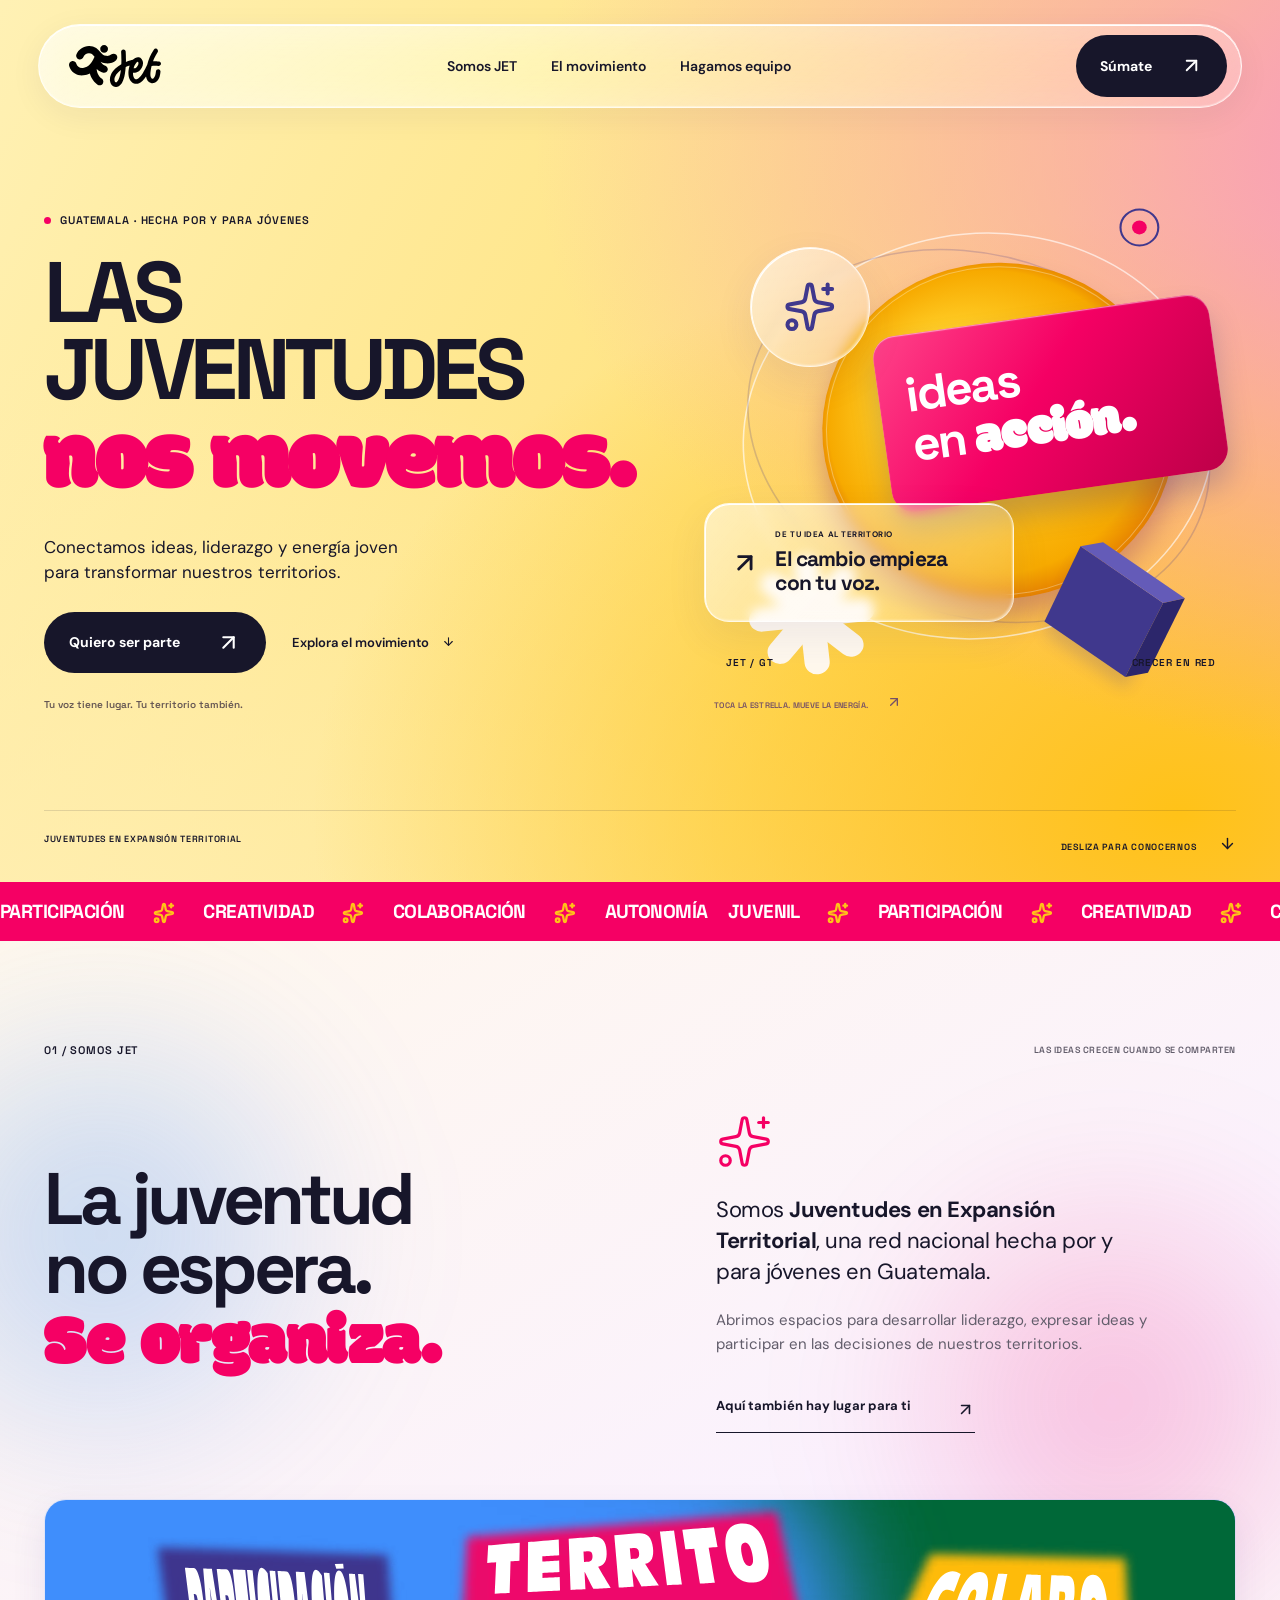
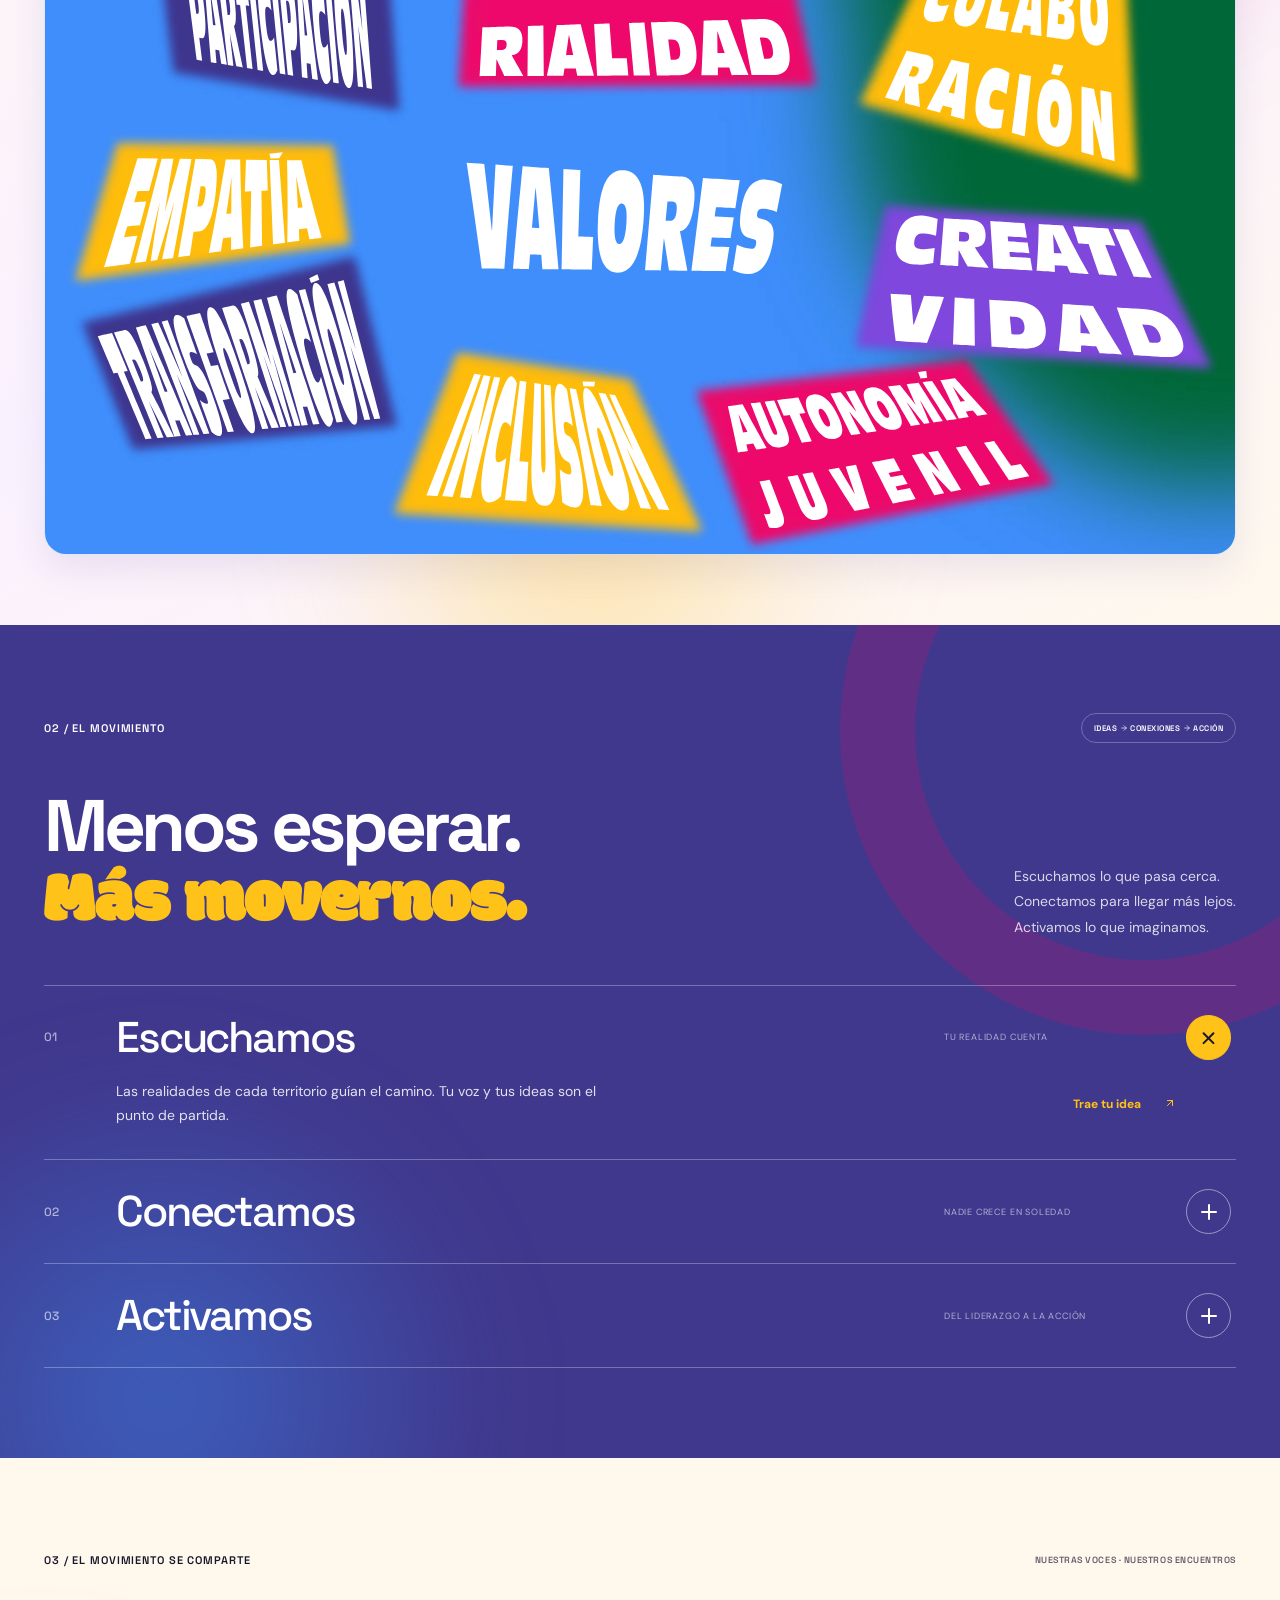
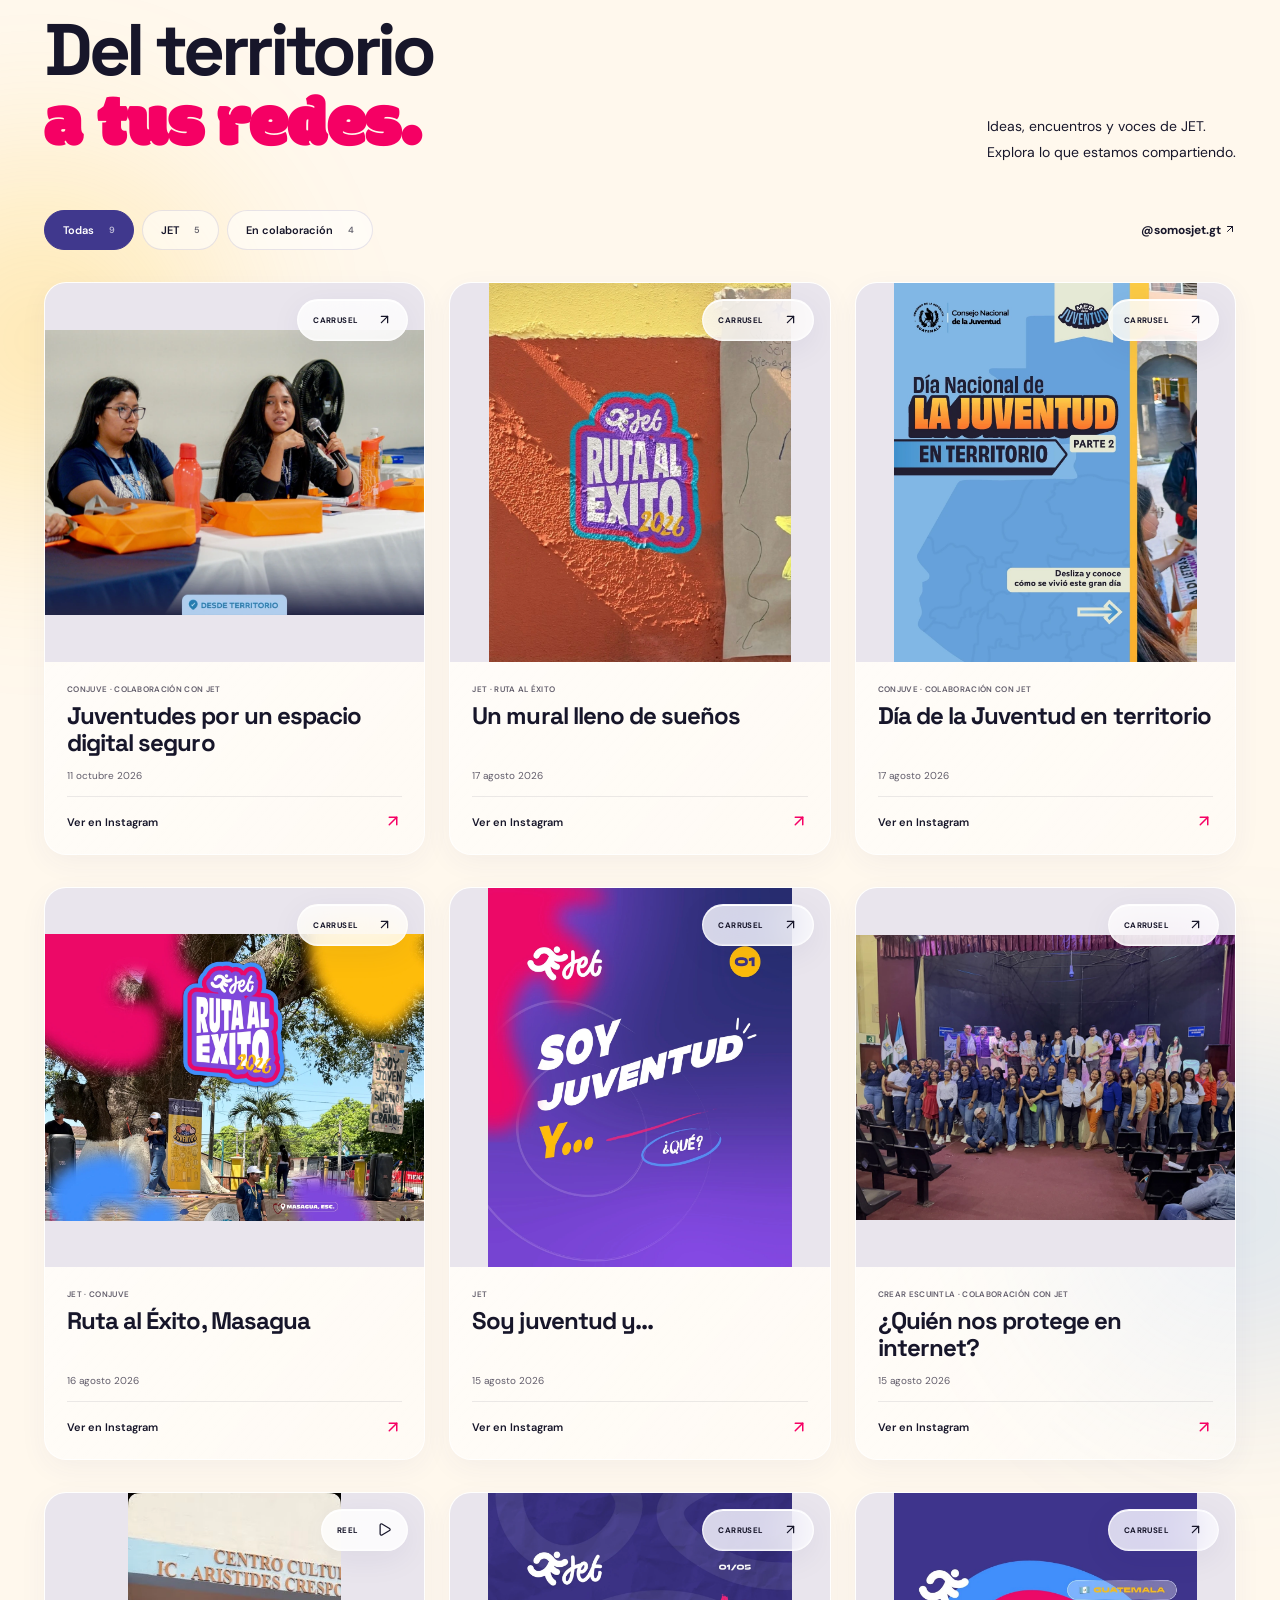
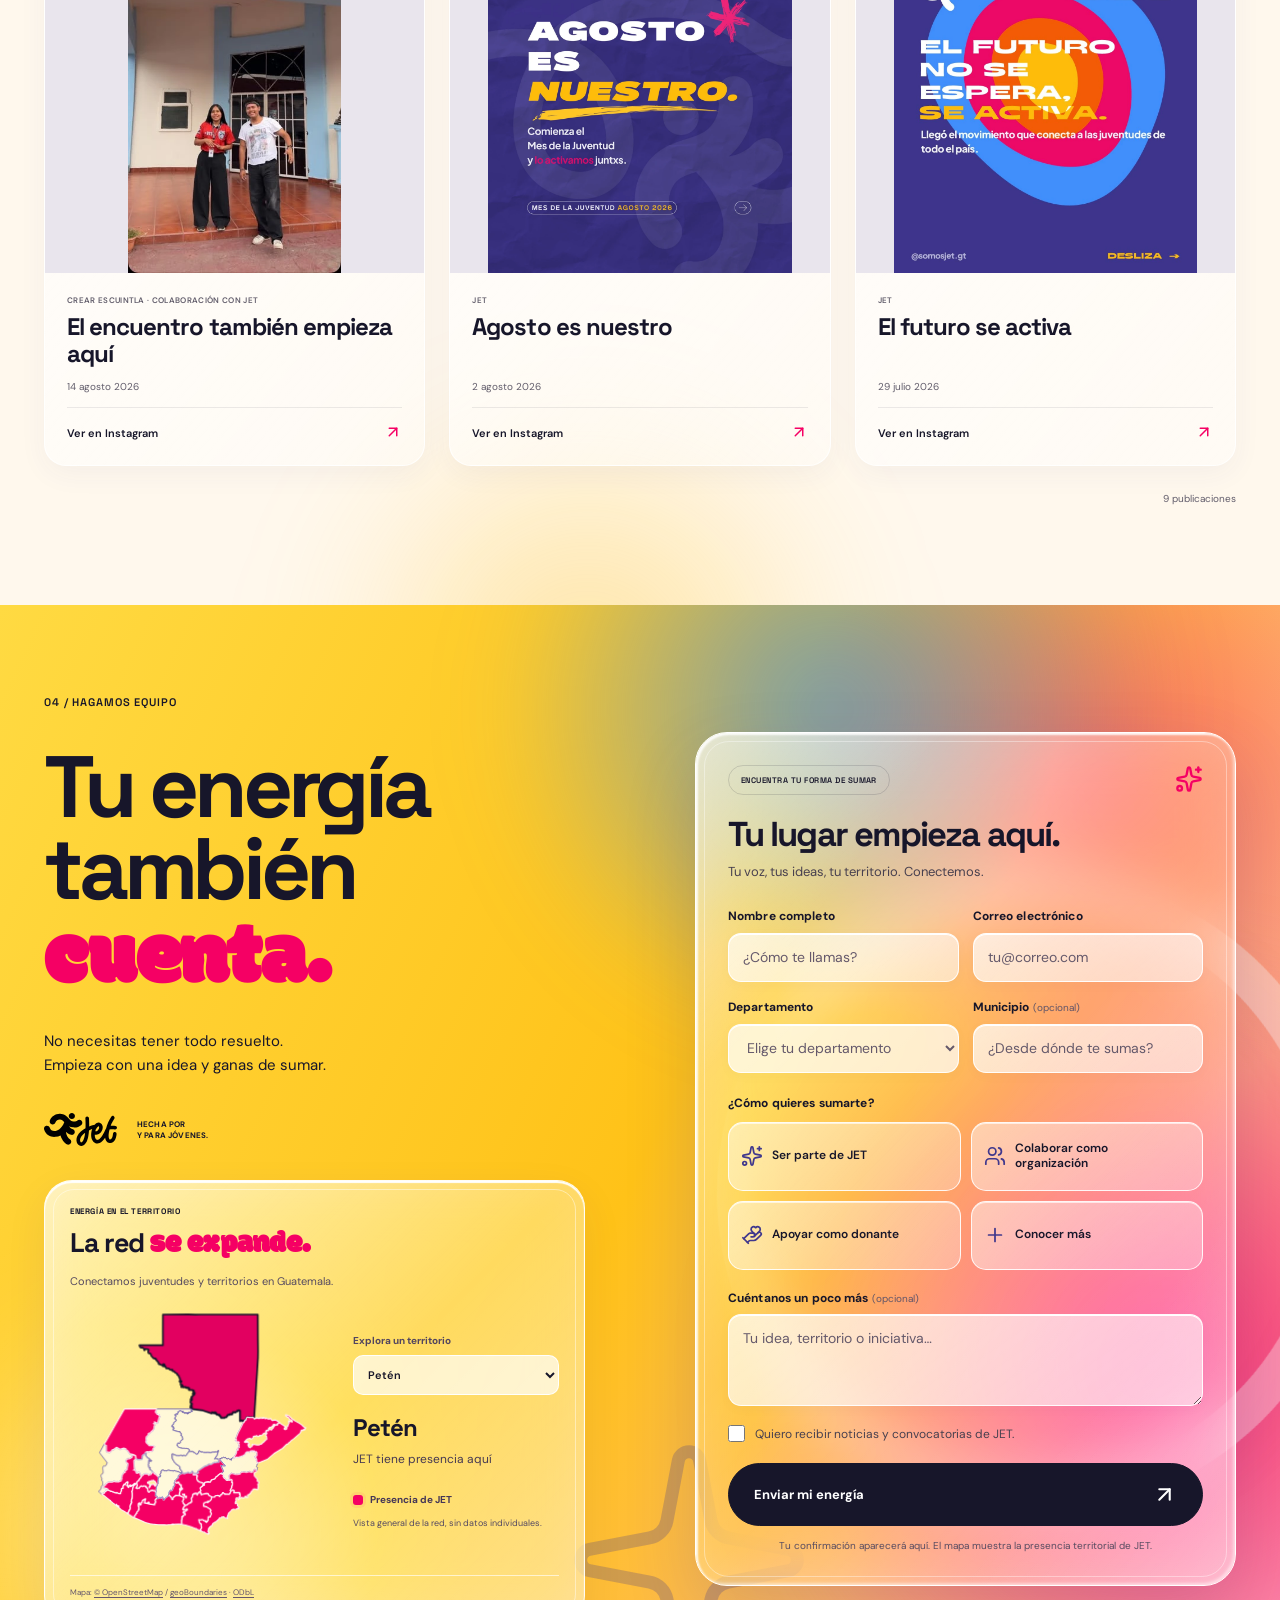
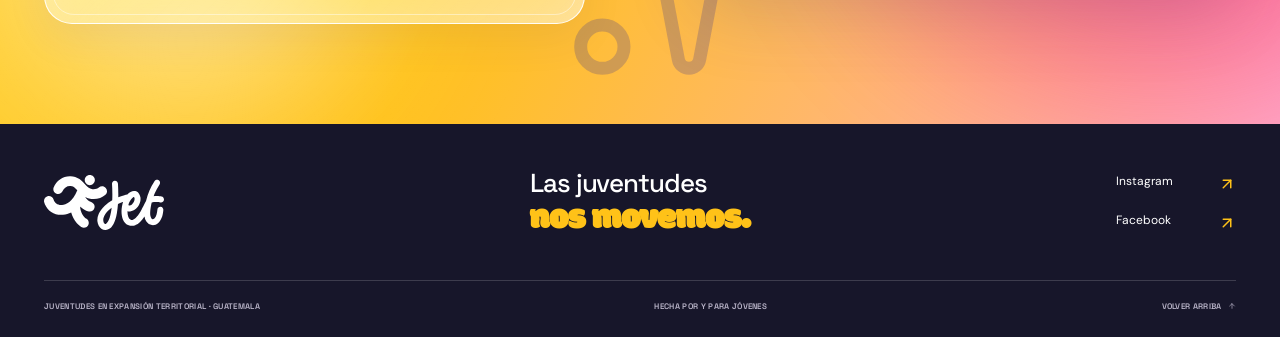
<file: index.html>
<!doctype html>
<html lang="es">
<head>
  <meta charset="utf-8">
  <meta name="viewport" content="width=device-width,initial-scale=1">
  <meta name="description" content="Somos JET, Juventudes en Expansión Territorial: una red hecha por y para jóvenes en Guatemala. Conecta ideas, liderazgo y energía joven en tu territorio.">
  <title>Somos JET — Juventudes en Expansión Territorial | Guatemala</title>
  <link rel="canonical" href="https://somosjet.me/">
  <meta property="og:title" content="Somos JET — Las juventudes nos movemos">
  <meta property="og:description" content="Ideas, liderazgo y energía joven para transformar nuestros territorios en Guatemala.">
  <meta property="og:type" content="website">
  <meta property="og:url" content="https://somosjet.me/">
  <meta property="og:image" content="https://somosjet.me/assets/social-jet.jpg">
  <meta name="twitter:card" content="summary_large_image">
  <meta name="theme-color" content="#ffc218">
  <script async src="https://www.googletagmanager.com/gtag/js?id=G-NBPGBDBKK5"></script>
  <script>window.dataLayer=window.dataLayer||[];function gtag(){dataLayer.push(arguments)}gtag('js',new Date());gtag('config','G-NBPGBDBKK5');</script>
  <link rel="icon" href="./assets/logo-jet.svg" type="image/svg+xml">
  <link rel="stylesheet" href="./fonts.css">
  <link rel="stylesheet" href="./styles.css">
  <link rel="stylesheet" href="./motion.css">
  <link rel="stylesheet" href="./form.css?v=20261013-1">
  <link rel="stylesheet" href="./territory.css?v=20261013-1">
  <link rel="stylesheet" href="./posts.css">
  <link rel="stylesheet" href="./icons.css?v=20261013-1">
</head>
<body>
  <a class="skip-link" href="#contenido">Saltar al contenido</a>
  <header class="nav-shell">
    <nav class="nav glass-surface" aria-label="Principal">
      <a href="#inicio" class="brand" aria-label="JET, inicio"><img src="./assets/logo-jet.svg" alt="JET"></a>
      <div class="nav-links"><a href="#somos">Somos JET</a><a href="#movimiento">El movimiento</a><a href="#sumate">Hagamos equipo</a></div>
      <a href="#sumate" class="nav-cta">Súmate <span aria-hidden="true"><svg class="jet-icon" aria-hidden="true" focusable="false"><use href="./assets/icons.svg#icon-arrow-up-right"></use></svg></span></a>
      <button class="menu-button" aria-label="Abrir menú" aria-expanded="false" aria-controls="menu-movil"><span></span><span></span></button>
    </nav>
    <div class="mobile-menu glass-surface" id="menu-movil" hidden><a href="#somos">Somos JET</a><a href="#movimiento">El movimiento</a><a href="#sumate">Hagamos equipo</a></div>
  </header>
  <main id="contenido">
    <section class="hero" id="inicio">
      <div class="hero-gradient" aria-hidden="true"></div>
      <div class="wrap hero-grid">
        <div class="hero-copy">
          <p class="eyebrow"><span class="live-dot"></span> GUATEMALA · HECHA POR Y PARA JÓVENES</p>
          <h1>LAS<br>JUVENTUDES<br><em>nos movemos.</em></h1>
          <p class="hero-description">Conectamos ideas, liderazgo y energía joven<br class="desktop-br"> para transformar nuestros territorios.</p>
          <div class="hero-actions"><a class="button button-ink" href="#sumate">Quiero ser parte <span aria-hidden="true"><svg class="jet-icon" aria-hidden="true" focusable="false"><use href="./assets/icons.svg#icon-arrow-up-right"></use></svg></span></a><a class="quiet-link" href="#movimiento">Explora el movimiento <span aria-hidden="true"><svg class="jet-icon" aria-hidden="true" focusable="false"><use href="./assets/icons.svg#icon-arrow-down"></use></svg></span></a></div>
          <p class="hero-footnote">Tu voz tiene lugar. Tu territorio también.</p>
        </div>
        <div class="hero-art" id="glass-stage" aria-label="Composición de colores con tarjetas de vidrio interactivas">
          <canvas class="art-canvas" id="art-canvas" aria-hidden="true"></canvas>
          <div class="art-poster" aria-hidden="true"><span>ideas</span><span>en <em>acción.</em></span></div>
          <div class="art-meta" aria-hidden="true"><span>JET / GT</span><span>CRECER EN RED</span></div>
          <div class="glass-piece glass-note" id="glass-note" data-config='{"cornerRadius":25,"zRadius":22,"refraction":0.65,"blurAmount":0.08,"chromAberration":0.025,"fresnel":0.65,"specular":0.1,"shadowOpacity":0.14,"brightness":0.08}'>
            <span class="note-icon" aria-hidden="true"><svg class="jet-icon" aria-hidden="true" focusable="false"><use href="./assets/icons.svg#icon-arrow-up-right"></use></svg></span><div><small>DE TU IDEA AL TERRITORIO</small><strong>El cambio empieza<br>con tu voz.</strong></div>
          </div>
          <button class="glass-piece glass-orb" id="glass-orb" type="button" aria-label="Cambiar los colores de la composición" data-config='{"cornerRadius":60,"zRadius":46,"refraction":1.05,"blurAmount":0,"chromAberration":0.04,"fresnel":0.8,"specular":0.13,"button":true,"shadowOpacity":0.18}'><span aria-hidden="true"><svg class="jet-icon" aria-hidden="true" focusable="false"><use href="./assets/icons.svg#icon-sparkles"></use></svg></span></button>
          <span class="art-caption">TOCA LA ESTRELLA. MUEVE LA ENERGÍA. <span aria-hidden="true"><svg class="jet-icon" aria-hidden="true" focusable="false"><use href="./assets/icons.svg#icon-arrow-up-right"></use></svg></span></span>
        </div>
      </div>
      <div class="hero-bottom wrap"><span>JUVENTUDES EN EXPANSIÓN TERRITORIAL</span><a href="#somos" aria-label="Descubrir qué es JET">DESLIZA PARA CONOCERNOS <span aria-hidden="true"><svg class="jet-icon" aria-hidden="true" focusable="false"><use href="./assets/icons.svg#icon-arrow-down"></use></svg></span></a></div>
    </section>
    <div class="ticker" aria-label="Participación, creatividad, colaboración y autonomía juvenil"><div aria-hidden="true">PARTICIPACIÓN <i><svg class="jet-icon" aria-hidden="true" focusable="false"><use href="./assets/icons.svg#icon-sparkles"></use></svg></i> CREATIVIDAD <i><svg class="jet-icon" aria-hidden="true" focusable="false"><use href="./assets/icons.svg#icon-sparkles"></use></svg></i> COLABORACIÓN <i><svg class="jet-icon" aria-hidden="true" focusable="false"><use href="./assets/icons.svg#icon-sparkles"></use></svg></i> AUTONOMÍA JUVENIL <i><svg class="jet-icon" aria-hidden="true" focusable="false"><use href="./assets/icons.svg#icon-sparkles"></use></svg></i> PARTICIPACIÓN <i><svg class="jet-icon" aria-hidden="true" focusable="false"><use href="./assets/icons.svg#icon-sparkles"></use></svg></i> CREATIVIDAD <i><svg class="jet-icon" aria-hidden="true" focusable="false"><use href="./assets/icons.svg#icon-sparkles"></use></svg></i> COLABORACIÓN <i><svg class="jet-icon" aria-hidden="true" focusable="false"><use href="./assets/icons.svg#icon-sparkles"></use></svg></i> AUTONOMÍA JUVENIL <i><svg class="jet-icon" aria-hidden="true" focusable="false"><use href="./assets/icons.svg#icon-sparkles"></use></svg></i></div></div>
    <section class="about" id="somos"><div class="ambient ambient-about" aria-hidden="true"><span></span><span></span><span></span></div><div class="wrap">
      <div class="section-top"><p class="section-label">01 / SOMOS JET</p><p class="side-note">LAS IDEAS CRECEN CUANDO SE COMPARTEN</p></div>
      <div class="about-grid"><h2>La juventud<br>no espera.<br><em>Se organiza.</em></h2><div class="about-copy"><div class="small-spark" aria-hidden="true"><svg class="jet-icon" aria-hidden="true" focusable="false"><use href="./assets/icons.svg#icon-sparkles"></use></svg></div><p>Somos <strong>Juventudes en Expansión Territorial</strong>, una red nacional hecha por y para jóvenes en Guatemala.</p><p class="muted">Abrimos espacios para desarrollar liderazgo, expresar ideas y participar en las decisiones de nuestros territorios.</p><a href="#sumate" class="underlined">Aquí también hay lugar para ti <span aria-hidden="true"><svg class="jet-icon" aria-hidden="true" focusable="false"><use href="./assets/icons.svg#icon-arrow-up-right"></use></svg></span></a></div></div>
      <div class="values-collage" id="valores"><picture><source media="(max-width:600px)" srcset="./assets/valores-jet-animados-movil.svg"><img src="./assets/valores-jet-animados.svg" alt="Nuestros valores: participación, territorialidad, colaboración, empatía, creatividad, transformación, inclusión y autonomía juvenil" loading="lazy" width="873" height="480"></picture></div></div>
    </section>
    <section class="movement" id="movimiento">
      <div class="wrap">
        <div class="section-top"><p class="section-label">02 / EL MOVIMIENTO</p><span class="pill light-pill">IDEAS <svg class="jet-icon" aria-hidden="true" focusable="false"><use href="./assets/icons.svg#icon-arrow-right"></use></svg> CONEXIONES <svg class="jet-icon" aria-hidden="true" focusable="false"><use href="./assets/icons.svg#icon-arrow-right"></use></svg> ACCIÓN</span></div>
        <div class="movement-heading"><h2>Menos esperar.<br><em>Más movernos.</em></h2><p>Escuchamos lo que pasa cerca.<br>Conectamos para llegar más lejos.<br>Activamos lo que imaginamos.</p></div>
        <div class="movement-rows">
          <details open class="movement-row"><summary><span class="row-number">01</span><h3>Escuchamos</h3><span class="row-label">TU REALIDAD CUENTA</span><span class="row-toggle" aria-hidden="true"><svg class="jet-icon" aria-hidden="true" focusable="false"><use href="./assets/icons.svg#icon-plus"></use></svg></span></summary><div class="row-detail"><p>Las realidades de cada territorio guían el camino. Tu voz y tus ideas son el punto de partida.</p><a href="#sumate">Trae tu idea <span aria-hidden="true"><svg class="jet-icon" aria-hidden="true" focusable="false"><use href="./assets/icons.svg#icon-arrow-up-right"></use></svg></span></a></div></details>
          <details class="movement-row"><summary><span class="row-number">02</span><h3>Conectamos</h3><span class="row-label">NADIE CRECE EN SOLEDAD</span><span class="row-toggle" aria-hidden="true"><svg class="jet-icon" aria-hidden="true" focusable="false"><use href="./assets/icons.svg#icon-plus"></use></svg></span></summary><div class="row-detail"><p>Personas, ideas y oportunidades se encuentran para crecer en red. Construimos conexiones entre juventudes y organizaciones.</p><a href="#sumate">Hagamos equipo <span aria-hidden="true"><svg class="jet-icon" aria-hidden="true" focusable="false"><use href="./assets/icons.svg#icon-arrow-up-right"></use></svg></span></a></div></details>
          <details class="movement-row"><summary><span class="row-number">03</span><h3>Activamos</h3><span class="row-label">DEL LIDERAZGO A LA ACCIÓN</span><span class="row-toggle" aria-hidden="true"><svg class="jet-icon" aria-hidden="true" focusable="false"><use href="./assets/icons.svg#icon-plus"></use></svg></span></summary><div class="row-detail"><p>El liderazgo joven se vuelve acción colectiva. Queremos que las ideas se conviertan en cambios que se sienten en el territorio.</p><a href="#sumate">Quiero participar <span aria-hidden="true"><svg class="jet-icon" aria-hidden="true" focusable="false"><use href="./assets/icons.svg#icon-arrow-up-right"></use></svg></span></a></div></details>
        </div>
      </div>
    </section>
<section class="next" id="espacios"><div class="ambient ambient-next" aria-hidden="true"><span></span><span></span><span></span></div><div class="wrap">
      <div class="section-top"><p class="section-label">03 / EL MOVIMIENTO SE COMPARTE</p><span class="side-note">NUESTRAS VOCES · NUESTROS ENCUENTROS</span></div>
      <div class="next-heading"><h2>Del territorio<br><em>a tus redes.</em></h2><p>Ideas, encuentros y voces de JET.<br>Explora lo que estamos compartiendo.</p></div>
      <div class="gallery-toolbar"><div class="gallery-filters" role="group" aria-label="Filtrar publicaciones"><button type="button" data-post-filter="all" aria-pressed="true">Todas <span>9</span></button><button type="button" data-post-filter="jet" aria-pressed="false">JET <span>5</span></button><button type="button" data-post-filter="collab" aria-pressed="false">En colaboración <span>4</span></button></div><a href="https://www.instagram.com/somosjet.gt/" target="_blank" rel="noopener">@somosjet.gt <svg class="jet-icon" aria-hidden="true" focusable="false"><use href="./assets/icons.svg#icon-arrow-up-right"></use></svg></a></div>
      <div class="post-grid"><article class="gallery-card" data-post-group="collab"><button class="post-open" type="button" data-post-index="0" aria-label="Abrir publicación: Juventudes por un espacio digital seguro"><span class="post-image"><img src="./assets/posts/participacion-digital-segura-cover.webp" alt="Portada de Juventudes por un espacio digital seguro" loading="lazy" width="1080" height="1080"><span class="post-badge glass-surface">CARRUSEL <span aria-hidden="true"><svg class="jet-icon" aria-hidden="true" focusable="false"><use href="./assets/icons.svg#icon-arrow-up-right"></use></svg></span></span></span><span class="post-credit">CONJUVE · colaboración con JET</span><span class="post-title">Juventudes por un espacio digital seguro</span><span class="post-date">11 octubre 2026</span></button><a class="post-source" href="https://www.instagram.com/conjuveguate_/p/DeXCeeeFNfS/" target="_blank" rel="noopener">Ver en Instagram <span aria-hidden="true"><svg class="jet-icon" aria-hidden="true" focusable="false"><use href="./assets/icons.svg#icon-arrow-up-right"></use></svg></span></a></article><article class="gallery-card" data-post-group="jet"><button class="post-open" type="button" data-post-index="1" aria-label="Abrir publicación: Un mural lleno de sueños"><span class="post-image"><img src="./assets/posts/mural-de-suenos-01.webp" alt="Portada de Un mural lleno de sueños" loading="lazy" width="1080" height="1080"><span class="post-badge glass-surface">CARRUSEL <span aria-hidden="true"><svg class="jet-icon" aria-hidden="true" focusable="false"><use href="./assets/icons.svg#icon-arrow-up-right"></use></svg></span></span></span><span class="post-credit">JET · Ruta al Éxito</span><span class="post-title">Un mural lleno de sueños</span><span class="post-date">17 agosto 2026</span></button><a class="post-source" href="https://www.instagram.com/somosjet.gt/p/DcKCyQdmLhh/" target="_blank" rel="noopener">Ver en Instagram <span aria-hidden="true"><svg class="jet-icon" aria-hidden="true" focusable="false"><use href="./assets/icons.svg#icon-arrow-up-right"></use></svg></span></a></article><article class="gallery-card" data-post-group="collab"><button class="post-open" type="button" data-post-index="2" aria-label="Abrir publicación: Día de la Juventud en territorio"><span class="post-image"><img src="./assets/posts/conjuve-dia-juventud-cover.webp" alt="Portada de Día de la Juventud en territorio" loading="lazy" width="1080" height="1080"><span class="post-badge glass-surface">CARRUSEL <span aria-hidden="true"><svg class="jet-icon" aria-hidden="true" focusable="false"><use href="./assets/icons.svg#icon-arrow-up-right"></use></svg></span></span></span><span class="post-credit">CONJUVE · colaboración con JET</span><span class="post-title">Día de la Juventud en territorio</span><span class="post-date">17 agosto 2026</span></button><a class="post-source" href="https://www.instagram.com/conjuveguate_/p/DcJm8XPlNDE/" target="_blank" rel="noopener">Ver en Instagram <span aria-hidden="true"><svg class="jet-icon" aria-hidden="true" focusable="false"><use href="./assets/icons.svg#icon-arrow-up-right"></use></svg></span></a></article><article class="gallery-card" data-post-group="jet"><button class="post-open" type="button" data-post-index="3" aria-label="Abrir publicación: Ruta al Éxito, Masagua"><span class="post-image"><img src="./assets/posts/ruta-al-exito-01.webp" alt="Portada de Ruta al Éxito, Masagua" loading="lazy" width="1080" height="1080"><span class="post-badge glass-surface">CARRUSEL <span aria-hidden="true"><svg class="jet-icon" aria-hidden="true" focusable="false"><use href="./assets/icons.svg#icon-arrow-up-right"></use></svg></span></span></span><span class="post-credit">JET · CONJUVE</span><span class="post-title">Ruta al Éxito, Masagua</span><span class="post-date">16 agosto 2026</span></button><a class="post-source" href="https://www.instagram.com/somosjet.gt/p/DcHtfe9GPwN/" target="_blank" rel="noopener">Ver en Instagram <span aria-hidden="true"><svg class="jet-icon" aria-hidden="true" focusable="false"><use href="./assets/icons.svg#icon-arrow-up-right"></use></svg></span></a></article><article class="gallery-card" data-post-group="jet"><button class="post-open" type="button" data-post-index="4" aria-label="Abrir publicación: Soy juventud y…"><span class="post-image"><img src="./assets/posts/soy-juventud-y-01.webp" alt="Portada de Soy juventud y…" loading="lazy" width="1080" height="1080"><span class="post-badge glass-surface">CARRUSEL <span aria-hidden="true"><svg class="jet-icon" aria-hidden="true" focusable="false"><use href="./assets/icons.svg#icon-arrow-up-right"></use></svg></span></span></span><span class="post-credit">JET</span><span class="post-title">Soy juventud y…</span><span class="post-date">15 agosto 2026</span></button><a class="post-source" href="https://www.instagram.com/somosjet.gt/p/DcFi3EjjVbB/" target="_blank" rel="noopener">Ver en Instagram <span aria-hidden="true"><svg class="jet-icon" aria-hidden="true" focusable="false"><use href="./assets/icons.svg#icon-arrow-up-right"></use></svg></span></a></article><article class="gallery-card" data-post-group="collab"><button class="post-open" type="button" data-post-index="5" aria-label="Abrir publicación: ¿Quién nos protege en internet?"><span class="post-image"><img src="./assets/posts/chichicaste-cuir-cover.webp" alt="Portada de ¿Quién nos protege en internet?" loading="lazy" width="1080" height="1080"><span class="post-badge glass-surface">CARRUSEL <span aria-hidden="true"><svg class="jet-icon" aria-hidden="true" focusable="false"><use href="./assets/icons.svg#icon-arrow-up-right"></use></svg></span></span></span><span class="post-credit">CREAR Escuintla · colaboración con JET</span><span class="post-title">¿Quién nos protege en internet?</span><span class="post-date">15 agosto 2026</span></button><a class="post-source" href="https://www.instagram.com/crearescuintla/p/DcEqv_6m6hR/" target="_blank" rel="noopener">Ver en Instagram <span aria-hidden="true"><svg class="jet-icon" aria-hidden="true" focusable="false"><use href="./assets/icons.svg#icon-arrow-up-right"></use></svg></span></a></article><article class="gallery-card" data-post-group="collab"><button class="post-open" type="button" data-post-index="6" aria-label="Abrir publicación: El encuentro también empieza aquí"><span class="post-image"><img src="./assets/posts/dialogo-digital-reel-cover.webp" alt="Portada de El encuentro también empieza aquí" loading="lazy" width="1080" height="1080"><span class="post-badge glass-surface">REEL <span aria-hidden="true"><svg class="jet-icon" aria-hidden="true" focusable="false"><use href="./assets/icons.svg#icon-play"></use></svg></span></span></span><span class="post-credit">CREAR Escuintla · colaboración con JET</span><span class="post-title">El encuentro también empieza aquí</span><span class="post-date">14 agosto 2026</span></button><a class="post-source" href="https://www.instagram.com/crearescuintla/reel/DcCfjBGpIb1/" target="_blank" rel="noopener">Ver en Instagram <span aria-hidden="true"><svg class="jet-icon" aria-hidden="true" focusable="false"><use href="./assets/icons.svg#icon-arrow-up-right"></use></svg></span></a></article><article class="gallery-card" data-post-group="jet"><button class="post-open" type="button" data-post-index="7" aria-label="Abrir publicación: Agosto es nuestro"><span class="post-image"><img src="./assets/posts/mes-de-la-juventud-01.webp" alt="Portada de Agosto es nuestro" loading="lazy" width="1080" height="1080"><span class="post-badge glass-surface">CARRUSEL <span aria-hidden="true"><svg class="jet-icon" aria-hidden="true" focusable="false"><use href="./assets/icons.svg#icon-arrow-up-right"></use></svg></span></span></span><span class="post-credit">JET</span><span class="post-title">Agosto es nuestro</span><span class="post-date">2 agosto 2026</span></button><a class="post-source" href="https://www.instagram.com/somosjet.gt/p/DbjtDAajSXs/" target="_blank" rel="noopener">Ver en Instagram <span aria-hidden="true"><svg class="jet-icon" aria-hidden="true" focusable="false"><use href="./assets/icons.svg#icon-arrow-up-right"></use></svg></span></a></article><article class="gallery-card" data-post-group="jet"><button class="post-open" type="button" data-post-index="8" aria-label="Abrir publicación: El futuro se activa"><span class="post-image"><img src="./assets/posts/el-futuro-se-activa-01.webp" alt="Portada de El futuro se activa" loading="lazy" width="1080" height="1080"><span class="post-badge glass-surface">CARRUSEL <span aria-hidden="true"><svg class="jet-icon" aria-hidden="true" focusable="false"><use href="./assets/icons.svg#icon-arrow-up-right"></use></svg></span></span></span><span class="post-credit">JET</span><span class="post-title">El futuro se activa</span><span class="post-date">29 julio 2026</span></button><a class="post-source" href="https://www.instagram.com/somosjet.gt/p/DbZxaJ7jREJ/" target="_blank" rel="noopener">Ver en Instagram <span aria-hidden="true"><svg class="jet-icon" aria-hidden="true" focusable="false"><use href="./assets/icons.svg#icon-arrow-up-right"></use></svg></span></a></article></div><p class="gallery-count" role="status" aria-live="polite">9 publicaciones</p>
    </div></section>
    <section class="join" id="sumate">
      <div class="join-blob" aria-hidden="true"></div><div class="ambient ambient-join" aria-hidden="true"><span></span><span></span><span></span><i class="join-orbit"></i><i class="join-star"><svg class="jet-icon" aria-hidden="true" focusable="false"><use href="./assets/icons.svg#icon-sparkles"></use></svg></i></div><div class="wrap join-grid"><div><p class="section-label">04 / HAGAMOS EQUIPO</p><h2>Tu energía<br>también<br><em>cuenta.</em></h2><p class="join-description">No necesitas tener todo resuelto.<br>Empieza con una idea y ganas de sumar.</p><div class="join-signature"><img src="./assets/logo-jet.svg" alt="JET"><span>HECHA POR<br>Y PARA JÓVENES.</span></div>
<section class="territory-card" id="jet-territory" aria-labelledby="territory-title">
  <div class="territory-heading"><p class="territory-kicker">ENERGÍA EN EL TERRITORIO</p><h3 id="territory-title">La red <em>se expande.</em></h3></div>
  <p class="territory-explanation">Conectamos juventudes y territorios en Guatemala.</p>
  <div class="territory-layout">
    <div class="territory-map-shell"><svg class="territory-map" id="territory-map" viewBox="0 0 560 540" role="group" aria-label="Mapa interactivo de presencia territorial de JET en Guatemala"><title>Presencia territorial de JET en Guatemala</title></svg><p class="territory-map-error" id="territory-map-error" hidden>El mapa no pudo cargar. Explora los territorios en la lista.</p></div>
    <div class="territory-detail">
      <label class="territory-select-label" for="territory-select">Explora un territorio</label>
      <select id="territory-select" class="territory-select"><option value="Petén">Petén</option></select>
      <div class="territory-detail-body" aria-live="polite" aria-atomic="true"><h4 id="territory-department-name">Petén</h4><p id="territory-presence-message">JET tiene presencia aquí</p></div>
      <p class="territory-legend"><span aria-hidden="true"></span>Presencia de JET</p>
      <p class="territory-privacy">Vista general de la red, sin datos individuales.</p>
    </div>
  </div>
  <p class="territory-attribution">Mapa: <a href="https://www.openstreetmap.org/copyright" target="_blank" rel="noopener noreferrer">© OpenStreetMap</a> / <a href="https://www.geoboundaries.org/api/current/gbOpen/GTM/ADM1/" target="_blank" rel="noopener noreferrer">geoBoundaries</a> · <a href="https://opendatacommons.org/licenses/odbl/1-0/" target="_blank" rel="noopener noreferrer">ODbL</a></p>
</section>


</div>
<form class="join-panel jet-form glass-surface" id="signup-form" method="post" action="https://script.google.com/macros/s/AKfycbzmk5-RpmLBbQYJhwO20eMuGgKk3XioaUntuuP8SlERgY_eRcZ1VnBp007rBEZBqArc/exec" data-sheet-url="https://script.google.com/macros/s/AKfycbzmk5-RpmLBbQYJhwO20eMuGgKk3XioaUntuuP8SlERgY_eRcZ1VnBp007rBEZBqArc/exec" aria-describedby="jet-form-note">
  <div class="join-panel-top"><span class="pill">ENCUENTRA TU FORMA DE SUMAR</span><span class="form-spark" aria-hidden="true"><svg class="jet-icon" aria-hidden="true" focusable="false"><use href="./assets/icons.svg#icon-sparkles"></use></svg></span></div>
  <div id="signup-fields">
  <h3>Tu lugar empieza aquí.</h3>
  <p class="jet-form-intro">Tu voz, tus ideas, tu territorio. Conectemos.</p>
  <div class="jet-fields">
    <label class="jet-field" for="jet-name"><span>Nombre completo</span><input id="jet-name" required name="name" type="text" autocomplete="name" placeholder="¿Cómo te llamas?" maxlength="150"></label>
    <label class="jet-field" for="jet-email"><span>Correo electrónico</span><input id="jet-email" required name="email" type="email" autocomplete="email" placeholder="tu@correo.com" maxlength="254"></label>
    <label class="jet-field" for="jet-department"><span>Departamento</span><select id="jet-department" required name="department" autocomplete="address-level1"><option value="" disabled selected>Elige tu departamento</option><option value="Alta Verapaz">Alta Verapaz</option><option value="Baja Verapaz">Baja Verapaz</option><option value="Chimaltenango">Chimaltenango</option><option value="Chiquimula">Chiquimula</option><option value="El Progreso">El Progreso</option><option value="Escuintla">Escuintla</option><option value="Guatemala">Guatemala</option><option value="Huehuetenango">Huehuetenango</option><option value="Izabal">Izabal</option><option value="Jalapa">Jalapa</option><option value="Jutiapa">Jutiapa</option><option value="Petén">Petén</option><option value="Quetzaltenango">Quetzaltenango</option><option value="Quiché">Quiché</option><option value="Retalhuleu">Retalhuleu</option><option value="Sacatepéquez">Sacatepéquez</option><option value="San Marcos">San Marcos</option><option value="Santa Rosa">Santa Rosa</option><option value="Sololá">Sololá</option><option value="Suchitepéquez">Suchitepéquez</option><option value="Totonicapán">Totonicapán</option><option value="Zacapa">Zacapa</option><option value="international">No soy de Guatemala</option></select></label>
    <label class="jet-field" for="jet-location"><span>Municipio <small>(opcional)</small></span><input id="jet-location" name="location" type="text" autocomplete="address-level2" placeholder="¿Desde dónde te sumas?" maxlength="180"></label>
    <div class="jet-international-fields jet-field-wide" id="jet-international-fields" role="group" aria-label="Tu territorio fuera de Guatemala" hidden>
      <label class="jet-field" for="jet-country"><span>País</span><input id="jet-country" name="country" type="text" autocomplete="country-name" placeholder="¿En qué país estás?" maxlength="100" disabled></label>
      <label class="jet-field" for="jet-region"><span>Estado o departamento</span><input id="jet-region" name="region" type="text" autocomplete="address-level1" placeholder="Tu estado, provincia o departamento" maxlength="150" disabled></label>
    </div>
  </div>
  <fieldset class="jet-interest">
    <legend>¿Cómo quieres sumarte?</legend>
    <div class="jet-interest-grid">
      <label class="jet-choice"><input type="radio" name="interest" value="Quiero ser parte de JET" required><span><span class="jet-choice-icon" aria-hidden="true"><svg class="jet-icon" aria-hidden="true" focusable="false"><use href="./assets/icons.svg#icon-sparkles"></use></svg></span><span>Ser parte de JET</span><span class="jet-choice-check" aria-hidden="true"><svg class="jet-icon" aria-hidden="true" focusable="false"><use href="./assets/icons.svg#icon-check"></use></svg></span></span></label>
      <label class="jet-choice"><input type="radio" name="interest" value="Quiero colaborar como organización" required><span><span class="jet-choice-icon" aria-hidden="true"><svg class="jet-icon" aria-hidden="true" focusable="false"><use href="./assets/icons.svg#icon-users"></use></svg></span><span>Colaborar como organización</span><span class="jet-choice-check" aria-hidden="true"><svg class="jet-icon" aria-hidden="true" focusable="false"><use href="./assets/icons.svg#icon-check"></use></svg></span></span></label>
      <label class="jet-choice"><input type="radio" name="interest" value="Quiero apoyar como donante" required><span><span class="jet-choice-icon" aria-hidden="true"><svg class="jet-icon" aria-hidden="true" focusable="false"><use href="./assets/icons.svg#icon-hand-heart"></use></svg></span><span>Apoyar como donante</span><span class="jet-choice-check" aria-hidden="true"><svg class="jet-icon" aria-hidden="true" focusable="false"><use href="./assets/icons.svg#icon-check"></use></svg></span></span></label>
      <label class="jet-choice"><input type="radio" name="interest" value="Quiero conocer más" required><span><span class="jet-choice-icon" aria-hidden="true"><svg class="jet-icon" aria-hidden="true" focusable="false"><use href="./assets/icons.svg#icon-plus"></use></svg></span><span>Conocer más</span><span class="jet-choice-check" aria-hidden="true"><svg class="jet-icon" aria-hidden="true" focusable="false"><use href="./assets/icons.svg#icon-check"></use></svg></span></span></label>
    </div>
  </fieldset>
  <label class="jet-field jet-message" for="jet-message"><span>Cuéntanos un poco más <small>(opcional)</small></span><textarea id="jet-message" name="message" rows="3" maxlength="3000" placeholder="Tu idea, territorio o iniciativa…"></textarea></label>
  <label class="jet-consent" for="jet-consent"><input id="jet-consent" required name="consent" value="yes" type="checkbox"><span>Quiero recibir noticias y convocatorias de JET.</span></label>
  <button class="button button-ink jet-submit" type="submit"><span class="jet-submit-label" id="jet-submit-label">Enviar mi energía</span><span aria-hidden="true"><svg class="jet-icon" aria-hidden="true" focusable="false"><use href="./assets/icons.svg#icon-arrow-up-right"></use></svg></span></button>
  <p class="form-note" id="jet-form-note">Tu confirmación aparecerá aquí. El mapa muestra la presencia territorial de JET.</p>
  <label class="jet-honeypot" aria-hidden="true">Deja este campo vacío<input name="website" type="text" tabindex="-1" autocomplete="off"></label>
  </div>
  <p class="jet-form-status" id="form-status" role="status" aria-live="polite" aria-atomic="true" hidden></p>
  <div class="signup-success" id="form-success" tabindex="-1" hidden>
    <span class="signup-success-icon" aria-hidden="true"><svg class="jet-icon" aria-hidden="true" focusable="false"><use href="./assets/icons.svg#icon-sparkles"></use></svg></span>
    <p class="pill">YA ERES PARTE DEL MOVIMIENTO</p>
    <h3 data-success-title>Gracias por enviar tu energía.</h3>
    <p>Tu registro llegó a JET. Gracias por sumarte al movimiento.</p>
    <a class="signup-map-link" href="#jet-territory">Mira dónde estamos <svg class="jet-icon" aria-hidden="true" focusable="false"><use href="./assets/icons.svg#icon-map-pin"></use></svg></a>
    <div class="signup-social-follow" aria-labelledby="signup-social-title">
      <h4 id="signup-social-title">La energía sigue en nuestras redes.</h4>
      <p>Síguenos y entérate de lo que viene.</p>
      <div class="signup-social-links">
        <a class="signup-social-link glass-surface" href="https://www.instagram.com/somosjet.gt/" target="_blank" rel="noopener noreferrer" aria-label="Seguir a JET en Instagram">Instagram <svg class="jet-icon" aria-hidden="true" focusable="false"><use href="./assets/icons.svg#icon-arrow-up-right"></use></svg></a>
        <a class="signup-social-link glass-surface" href="https://www.facebook.com/Somosjet" target="_blank" rel="noopener noreferrer" aria-label="Seguir a JET en Facebook">Facebook <svg class="jet-icon" aria-hidden="true" focusable="false"><use href="./assets/icons.svg#icon-arrow-up-right"></use></svg></a>
      </div>
    </div>
    <button class="button button-ink" id="signup-again" type="button">Sumar otra energía <svg class="jet-icon" aria-hidden="true" focusable="false"><use href="./assets/icons.svg#icon-plus"></use></svg></button>
  </div>
  <div id="signup-celebration" class="signup-celebration" aria-hidden="true"></div>
  <noscript><style>#signup-fields{display:none}</style><p class="jet-form-noscript">Activa JavaScript para enviar tu energía y recibir la confirmación aquí.</p></noscript>
</form>

      </div>
    </section>
  </main>
  <footer><div class="wrap footer-top"><a href="#inicio" class="footer-logo" aria-label="JET, volver al inicio"><img src="./assets/logo-jet.svg" alt="JET"></a><p>Las juventudes<br><em>nos movemos.</em></p><div class="socials"><a href="https://www.instagram.com/somosjet.gt/" target="_blank" rel="noopener">Instagram <span aria-hidden="true"><svg class="jet-icon" aria-hidden="true" focusable="false"><use href="./assets/icons.svg#icon-arrow-up-right"></use></svg></span></a><a href="https://www.facebook.com/Somosjet" target="_blank" rel="noopener">Facebook <span aria-hidden="true"><svg class="jet-icon" aria-hidden="true" focusable="false"><use href="./assets/icons.svg#icon-arrow-up-right"></use></svg></span></a></div></div><div class="wrap footer-bottom"><span>JUVENTUDES EN EXPANSIÓN TERRITORIAL · GUATEMALA</span><span>HECHA POR Y PARA JÓVENES</span><a href="#inicio">VOLVER ARRIBA <svg class="jet-icon" aria-hidden="true" focusable="false"><use href="./assets/icons.svg#icon-arrow-up"></use></svg></a></div></footer>
  <dialog class="post-dialog" aria-labelledby="post-dialog-title"><button type="button" class="post-dialog-close" aria-label="Cerrar publicación"><svg class="jet-icon" aria-hidden="true" focusable="false"><use href="./assets/icons.svg#icon-x"></use></svg></button><div class="post-dialog-grid"><div class="post-media"><img id="post-dialog-image" alt=""><div class="post-carousel-controls"><button type="button" aria-label="Imagen anterior"><svg class="jet-icon" aria-hidden="true" focusable="false"><use href="./assets/icons.svg#icon-arrow-left"></use></svg></button><span id="post-image-count" aria-live="polite"></span><button type="button" aria-label="Imagen siguiente"><svg class="jet-icon" aria-hidden="true" focusable="false"><use href="./assets/icons.svg#icon-arrow-right"></use></svg></button></div></div><div class="post-dialog-copy"><p id="post-dialog-credit"></p><h3 id="post-dialog-title"></h3><time id="post-dialog-date"></time><p id="post-dialog-summary"></p><p id="post-dialog-origin"></p><a id="post-dialog-instagram" class="button button-ink" target="_blank" rel="noopener">Ver publicación original <span aria-hidden="true"><svg class="jet-icon" aria-hidden="true" focusable="false"><use href="./assets/icons.svg#icon-arrow-up-right"></use></svg></span></a><a id="post-dialog-facebook" class="post-facebook" target="_blank" rel="noopener" hidden>También en Facebook <svg class="jet-icon" aria-hidden="true" focusable="false"><use href="./assets/icons.svg#icon-arrow-up-right"></use></svg></a></div></div></dialog>
  <script type="application/json" id="jet-posts-data">{"posts": [{"id": "participacion-digital-segura", "title": "Juventudes por un espacio digital seguro", "date": "2026-10-11", "dateLabel": "11 octubre 2026", "author": "CONJUVE", "credit": "CONJUVE · colaboración con JET", "collaboration": true, "platform": "Instagram", "category": "Participación digital", "kind": "carousel", "url": "https://www.instagram.com/conjuveguate_/p/DeXCeeeFNfS/", "summary": "JET participó en un taller para convertir evidencia sobre la participación juvenil en propuestas para un espacio cívico digital seguro, junto a otras organizaciones juveniles.", "cover": "./assets/posts/participacion-digital-segura-cover.webp", "images": ["./assets/posts/participacion-digital-segura-01.webp", "./assets/posts/participacion-digital-segura-02.webp", "./assets/posts/participacion-digital-segura-03.webp", "./assets/posts/participacion-digital-segura-04.webp", "./assets/posts/participacion-digital-segura-05.webp", "./assets/posts/participacion-digital-segura-06.webp", "./assets/posts/participacion-digital-segura-07.webp", "./assets/posts/participacion-digital-segura-08.webp"], "carouselComplete": true}, {"id": "mural-de-suenos", "title": "Un mural lleno de sueños", "date": "2026-08-17", "dateLabel": "17 agosto 2026", "author": "JET", "credit": "JET · Ruta al Éxito", "collaboration": false, "platform": "Instagram", "category": "Desde Masagua", "kind": "carousel", "url": "https://www.instagram.com/somosjet.gt/p/DcKCyQdmLhh/", "facebookUrl": "https://www.facebook.com/Somosjet/posts/pfbid0386NV4F3Y5Hw3WbLU2LxRDEJUqzwxC1maehKJ8o1qcCcmWwEEQkzut5eCa3dvdcSrl", "summary": "En Ruta al Éxito, las juventudes de Masagua escribieron sus metas y los pasos que ya están dando para construirlas. El escenario se convirtió en un mural de futuros posibles.", "cover": "./assets/posts/mural-de-suenos-01.webp", "images": ["./assets/posts/mural-de-suenos-01.webp", "./assets/posts/mural-de-suenos-02.webp", "./assets/posts/mural-de-suenos-03.webp", "./assets/posts/mural-de-suenos-04.webp", "./assets/posts/mural-de-suenos-05.webp", "./assets/posts/mural-de-suenos-06.webp", "./assets/posts/mural-de-suenos-07.webp", "./assets/posts/mural-de-suenos-08.webp", "./assets/posts/mural-de-suenos-09.webp", "./assets/posts/mural-de-suenos-10.webp", "./assets/posts/mural-de-suenos-11.webp", "./assets/posts/mural-de-suenos-12.webp", "./assets/posts/mural-de-suenos-13.webp", "./assets/posts/mural-de-suenos-14.webp", "./assets/posts/mural-de-suenos-15.webp"], "carouselComplete": true}, {"id": "conjuve-dia-juventud", "title": "Día de la Juventud en territorio", "date": "2026-08-17", "dateLabel": "17 agosto 2026", "author": "CONJUVE", "credit": "CONJUVE · colaboración con JET", "collaboration": true, "platform": "Instagram", "category": "En colaboración", "kind": "carousel", "url": "https://www.instagram.com/conjuveguate_/p/DcJm8XPlNDE/", "summary": "Segunda parte del recorrido de CONJUVE por las actividades del Día Nacional e Internacional de la Juventud, con encuentros y acciones en distintos territorios de Guatemala.", "cover": "./assets/posts/conjuve-dia-juventud-cover.webp", "images": ["./assets/posts/conjuve-dia-juventud-01.webp", "./assets/posts/conjuve-dia-juventud-02.webp", "./assets/posts/conjuve-dia-juventud-03.webp", "./assets/posts/conjuve-dia-juventud-04.webp", "./assets/posts/conjuve-dia-juventud-05.webp", "./assets/posts/conjuve-dia-juventud-06.webp", "./assets/posts/conjuve-dia-juventud-07.webp", "./assets/posts/conjuve-dia-juventud-08.webp", "./assets/posts/conjuve-dia-juventud-09.webp", "./assets/posts/conjuve-dia-juventud-10.webp", "./assets/posts/conjuve-dia-juventud-11.webp"], "carouselComplete": true}, {"id": "ruta-al-exito", "title": "Ruta al Éxito, Masagua", "date": "2026-08-16", "dateLabel": "16 agosto 2026", "author": "JET", "credit": "JET · CONJUVE", "collaboration": true, "platform": "Instagram", "category": "Desde Masagua", "kind": "carousel", "url": "https://www.instagram.com/somosjet.gt/p/DcHtfe9GPwN/", "facebookUrl": "https://www.facebook.com/Somosjet/posts/pfbid02Cj2eE2bHHvfJyZ9F1zyLaYD1UcARLvpQsmfk8s7qBEyyWZKbwzhZRc4gCyQsVFu2l", "summary": "Más de 200 juventudes de Masagua se encontraron para conversar sobre orientación laboral, oportunidades y sus sueños, en un espacio creado por JET y CONJUVE.", "cover": "./assets/posts/ruta-al-exito-01.webp", "images": ["./assets/posts/ruta-al-exito-01.webp", "./assets/posts/ruta-al-exito-02.webp", "./assets/posts/ruta-al-exito-03.webp", "./assets/posts/ruta-al-exito-04.webp", "./assets/posts/ruta-al-exito-05.webp", "./assets/posts/ruta-al-exito-06.webp", "./assets/posts/ruta-al-exito-07.webp"], "carouselComplete": true}, {"id": "soy-juventud-y", "title": "Soy juventud y…", "date": "2026-08-15", "dateLabel": "15 agosto 2026", "author": "JET", "credit": "JET", "collaboration": false, "platform": "Instagram", "category": "Nuestra voz", "kind": "carousel", "url": "https://www.instagram.com/somosjet.gt/p/DcFi3EjjVbB/", "facebookUrl": "https://www.facebook.com/Somosjet/posts/pfbid0LmghrV7XVNQNJ3sFBt9coM9RRhWWPpstCx7zqbTL1wHWWcTYuD8Rv73XuxSPfVCrl", "summary": "Una invitación para completar la frase con lo que hacemos, soñamos y construimos desde nuestros territorios. Ser joven tiene muchas formas; queremos escucharlas.", "cover": "./assets/posts/soy-juventud-y-01.webp", "images": ["./assets/posts/soy-juventud-y-01.webp", "./assets/posts/soy-juventud-y-02.webp", "./assets/posts/soy-juventud-y-03.webp", "./assets/posts/soy-juventud-y-04.webp", "./assets/posts/soy-juventud-y-05.webp"], "carouselComplete": true}, {"id": "chichicaste-cuir", "title": "¿Quién nos protege en internet?", "date": "2026-08-15", "dateLabel": "15 agosto 2026", "author": "CREAR Escuintla", "credit": "CREAR Escuintla · colaboración con JET", "collaboration": true, "platform": "Instagram", "category": "Participación digital", "kind": "carousel", "url": "https://www.instagram.com/crearescuintla/p/DcEqv_6m6hR/", "summary": "Más de 200 juventudes de Escuintla, Masagua y Palín dialogaron sobre violencias digitales y la iniciativa 6280, y presentaron propuestas para entornos digitales libres de violencia.", "cover": "./assets/posts/chichicaste-cuir-cover.webp", "images": ["./assets/posts/chichicaste-cuir-01.webp", "./assets/posts/chichicaste-cuir-02.webp", "./assets/posts/chichicaste-cuir-03.webp", "./assets/posts/chichicaste-cuir-04.webp", "./assets/posts/chichicaste-cuir-05.webp", "./assets/posts/chichicaste-cuir-06.webp", "./assets/posts/chichicaste-cuir-07.webp", "./assets/posts/chichicaste-cuir-08.webp", "./assets/posts/chichicaste-cuir-09.webp", "./assets/posts/chichicaste-cuir-10.webp"], "carouselComplete": true}, {"id": "dialogo-digital-reel", "title": "El encuentro también empieza aquí", "date": "2026-08-14", "dateLabel": "14 agosto 2026", "author": "CREAR Escuintla", "credit": "CREAR Escuintla · colaboración con JET", "collaboration": true, "platform": "Instagram", "category": "Participación digital", "kind": "reel", "url": "https://www.instagram.com/crearescuintla/reel/DcCfjBGpIb1/", "summary": "Invitación en video al diálogo para las juventudes en el Centro Cultural de Escuintla, anunciado para el 15 de agosto a las 9:00 de la mañana.", "cover": "./assets/posts/dialogo-digital-reel-cover.webp", "images": ["./assets/posts/dialogo-digital-reel-cover.webp"], "carouselComplete": false}, {"id": "mes-de-la-juventud", "title": "Agosto es nuestro", "date": "2026-08-02", "dateLabel": "2 agosto 2026", "author": "JET", "credit": "JET", "collaboration": false, "platform": "Instagram", "category": "Nuestra voz", "kind": "carousel", "url": "https://www.instagram.com/somosjet.gt/p/DbjtDAajSXs/", "facebookUrl": "https://www.facebook.com/Somosjet/posts/pfbid0njUR6Q7tAkpwjqBc8eEBvWEZmpPvYjA6g8EMUBGUGaA6mkPJDyUcDzR8Y8S6GVYcl", "summary": "Celebramos el Mes de la Juventud creando, cuestionando, organizándonos y haciendo comunidad. Somos el presente y estamos activando desde todos los territorios.", "cover": "./assets/posts/mes-de-la-juventud-01.webp", "images": ["./assets/posts/mes-de-la-juventud-01.webp", "./assets/posts/mes-de-la-juventud-02.webp", "./assets/posts/mes-de-la-juventud-03.webp", "./assets/posts/mes-de-la-juventud-04.webp", "./assets/posts/mes-de-la-juventud-05.webp"], "carouselComplete": true}, {"id": "el-futuro-se-activa", "title": "El futuro se activa", "date": "2026-07-29", "dateLabel": "29 julio 2026", "author": "JET", "credit": "JET", "collaboration": false, "platform": "Instagram", "category": "Somos JET", "kind": "carousel", "url": "https://www.instagram.com/somosjet.gt/p/DbZxaJ7jREJ/", "facebookUrl": "https://www.facebook.com/Somosjet/posts/pfbid025D4a4ygyF8rvZHkDgMczrZnfYKXysCV1H3XSyrbDKp2mS3JAcf4SFsxTR4vaR4Rol", "summary": "Presentamos una red nacional hecha por y para jóvenes: espacios seguros, laboratorios creativos, apoyo mutuo y acción en los territorios para convertir ideas en proyectos.", "cover": "./assets/posts/el-futuro-se-activa-01.webp", "images": ["./assets/posts/el-futuro-se-activa-01.webp", "./assets/posts/el-futuro-se-activa-02.webp", "./assets/posts/el-futuro-se-activa-03.webp", "./assets/posts/el-futuro-se-activa-04.webp", "./assets/posts/el-futuro-se-activa-05.webp"], "carouselComplete": true}]}</script>
  <script type="module" src="./app.js"></script>
  <script src="./territory.js?v=20261013-1"></script>
  <script src="./form.js?v=20261013-1"></script>
  <script src="./posts.js"></script>
</body>
</html>
</file>
<file: fonts.css>
@font-face {
  font-family: 'DM Sans';
  font-style: normal;
  font-weight: 400;
  font-display: swap;
  src: url(./assets/font-1.ttf) format('truetype');
}
@font-face {
  font-family: 'DM Sans';
  font-style: normal;
  font-weight: 500;
  font-display: swap;
  src: url(./assets/font-2.ttf) format('truetype');
}
@font-face {
  font-family: 'DM Sans';
  font-style: normal;
  font-weight: 600;
  font-display: swap;
  src: url(./assets/font-3.ttf) format('truetype');
}
@font-face {
  font-family: 'DM Sans';
  font-style: normal;
  font-weight: 700;
  font-display: swap;
  src: url(./assets/font-4.ttf) format('truetype');
}
@font-face {
  font-family: 'Modak';
  font-style: normal;
  font-weight: 400;
  font-display: swap;
  src: url(./assets/font-5.ttf) format('truetype');
}
@font-face {
  font-family: 'Space Grotesk';
  font-style: normal;
  font-weight: 500;
  font-display: swap;
  src: url(./assets/font-6.ttf) format('truetype');
}
@font-face {
  font-family: 'Space Grotesk';
  font-style: normal;
  font-weight: 600;
  font-display: swap;
  src: url(./assets/font-7.ttf) format('truetype');
}
@font-face {
  font-family: 'Space Grotesk';
  font-style: normal;
  font-weight: 700;
  font-display: swap;
  src: url(./assets/font-8.ttf) format('truetype');
}
</file>
<file: styles.css>
:root{--blue:#398bf2;--pink:#f50064;--purple:#40388d;--yellow:#ffc218;--ink:#17162a;--cream:#fff8ed;--muted:#625d6b}*{box-sizing:border-box}html{scroll-behavior:smooth;scroll-padding-top:118px}body{margin:0;color:var(--ink);background:var(--cream);font-family:'DM Sans',sans-serif}a{color:inherit;text-decoration:none}button{font:inherit;color:inherit;cursor:pointer}button,a{-webkit-tap-highlight-color:transparent}button:focus-visible,a:focus-visible,summary:focus-visible{outline:3px solid var(--ink);outline-offset:6px}.wrap{width:min(1280px,calc(100% - 88px));margin-inline:auto}.skip-link{position:fixed;top:-100px;left:12px;background:white;padding:12px;z-index:100}.skip-link:focus{top:12px}.nav-shell{position:absolute;top:24px;left:0;right:0;z-index:20;padding:0 38px}.glass-surface{background:linear-gradient(145deg,#ffffffb8,#ffffff40);border:1px solid #ffffffb8;box-shadow:inset 0 1px 0 #fff, inset 0 -1px 1px #ffffff6b,0 8px 32px #26205b10;-webkit-backdrop-filter:blur(22px) saturate(1.6);backdrop-filter:blur(22px) saturate(1.6)}.nav{max-width:1320px;margin:auto;min-height:78px;border-radius:60px;display:flex;align-items:center;justify-content:space-between;padding:10px 14px 10px 30px;gap:24px}.brand img{width:92px;display:block;filter:brightness(0)}.nav-links{display:flex;gap:34px;font-weight:600;font-size:14px}.nav-links a{padding:14px 0;transition:color .2s}.nav-links a:hover{color:var(--pink)}.nav-cta{display:flex;gap:28px;align-items:center;background:var(--ink);color:#fff;padding:16px 24px;border-radius:50px;font-size:14px;font-weight:700}.nav-cta span{font-size:23px}.menu-button{display:none;width:44px;height:44px;border:0;background:transparent}.menu-button span{height:2px;background:var(--ink);display:block;margin:7px 0}.mobile-menu{border-radius:22px;padding:20px;margin:12px auto;max-width:1320px}.mobile-menu a{padding:12px;display:block}.hero{position:relative;overflow:hidden;background:#ffe779}.hero-gradient{position:absolute;inset:0;background:radial-gradient(ellipse at 89% 19%,#f792c4 0,transparent 42%),radial-gradient(ellipse at 70% 70%,#ffc218 0,transparent 46%),radial-gradient(ellipse at 7% 92%,#ffefb6 0,transparent 45%),linear-gradient(118deg,#fff4c0 0%,#ffe074 53%,#ffaaae 100%)}.hero-grid{position:relative;padding-top:156px;padding-bottom:32px;min-height:810px;display:grid;grid-template-columns:1.15fr 1fr;align-items:center;gap:18px}.eyebrow,.section-label,.side-note,.hero-bottom,.art-meta,.art-caption,.hero-footnote,.card-copy>p,.pill,.footer-bottom{font-family:'Space Grotesk',sans-serif;font-weight:600;font-size:11px;letter-spacing:.08em}.eyebrow{display:flex;align-items:center;gap:9px;margin:0 0 28px}.live-dot{width:7px;height:7px;background:var(--pink);border-radius:50%}.hero h1{font-family:'Space Grotesk',sans-serif;font-weight:700;line-height:.89;letter-spacing:-.065em;font-size:clamp(57px,6.7vw,98px);margin:0}.hero h1 em{font-family:'Modak',serif;font-size:1.12em;letter-spacing:-.035em;color:var(--pink);font-style:normal;font-weight:400;display:block;line-height:.84;margin-top:16px;white-space:nowrap}.hero-description{font-size:17px;line-height:1.5;margin:30px 0 26px}.hero-actions{display:flex;gap:26px;align-items:center}.button{display:inline-flex;align-items:center;justify-content:space-between;gap:36px;font-weight:700;font-size:14px;padding:18px 25px;border-radius:50px;min-height:56px;transition:transform .2s,box-shadow .2s}.button:hover{transform:translateY(-3px);box-shadow:0 9px 20px #17162a20}.button span{font-size:25px;line-height:.5}.button-ink{background:var(--ink);color:#fff}.quiet-link{font-size:13px;font-weight:600}.quiet-link span{margin-left:10px}.hero-footnote{font-size:10px;letter-spacing:0;margin-top:25px;color:#655653}.hero-art{position:relative;height:570px;min-width:0;margin-top:-30px}.art-canvas{position:absolute;width:100%;height:100%;inset:0}.art-word{position:absolute;top:112px;left:41%;font-family:'Space Grotesk',sans-serif;font-size:54px;font-weight:700;letter-spacing:-.06em;line-height:.95;transform:rotate(-8deg);color:white;z-index:2;pointer-events:none}.art-word em{font-family:'Modak',serif;font-size:1.08em;font-style:normal;font-weight:400}.art-meta{position:absolute;left:36px;right:20px;bottom:68px;display:flex;justify-content:space-between;z-index:2;font-size:10px}.glass-piece{position:absolute;z-index:3;border:1px solid #ffffffb3;background:linear-gradient(130deg,#ffffff90,#ffffff26);box-shadow:inset 1px 1px 0 #fff,inset -1px -1px 2px #fff7,0 15px 40px #40388d15;-webkit-backdrop-filter:blur(6px);backdrop-filter:blur(6px)}.glass-note{left:13px;top:305px;width:300px;border-radius:25px;padding:25px;display:flex;align-items:center;gap:16px;color:var(--ink)}.glass-note small{font-size:8px;letter-spacing:.07em;font-weight:700;display:block;margin-bottom:8px}.glass-note strong{font-family:'Space Grotesk',sans-serif;font-size:21px;line-height:1.15;letter-spacing:-.04em;display:block}.note-icon{font-size:35px;font-weight:500}.glass-orb{top:22px;left:52px;width:120px;height:120px;border-radius:60px;display:flex;justify-content:center;align-items:center;padding:0}.glass-orb>span{font-size:57px;color:var(--purple);line-height:1;transition:transform .5s}.glass-orb:hover>span{transform:rotate(60deg)}.glass-piece.is-webgl{background:transparent;border-color:#ffffff90;backdrop-filter:none;-webkit-backdrop-filter:none;box-shadow:none}.art-caption{position:absolute;left:24px;bottom:24px;letter-spacing:.04em;font-size:8px;color:#755066}.art-caption span{margin-left:15px;font-size:16px}.hero-bottom{position:relative;display:flex;justify-content:space-between;padding:22px 0 27px;border-top:1px solid #17162a20;font-size:9px}.hero-bottom a span{margin-left:20px;font-size:17px}.ticker{background:var(--pink);color:white;overflow:hidden;padding:17px 0}.ticker>div{width:max-content;font-family:'Space Grotesk',sans-serif;font-size:19px;font-weight:700;letter-spacing:-.03em;word-spacing:16px;animation:ticker 42s linear infinite}.ticker i{font-style:normal;color:var(--yellow)}@keyframes ticker{to{transform:translateX(-50%)}}.section-top{display:flex;align-items:center;justify-content:space-between;gap:20px;margin-bottom:48px}.section-label{margin:0}.side-note{font-size:9px;letter-spacing:.06em;color:var(--muted)}.about{padding-block:94px 70px}.about-grid{display:grid;grid-template-columns:1.1fr 1fr;align-items:center;gap:100px}h2{font-family:'Space Grotesk',sans-serif;line-height:.95;letter-spacing:-.06em;font-weight:700;font-size:clamp(44px,5.7vw,78px);margin:0}h2 em{font-family:'Modak',serif;font-weight:400;font-style:normal;letter-spacing:-.025em;color:var(--pink);line-height:1}.about-copy{max-width:445px}.about-copy p{font-size:22px;line-height:1.4;letter-spacing:-.02em;margin:20px 0}.about-copy .muted{font-size:15px;line-height:1.65;letter-spacing:0;color:var(--muted)}.small-spark{color:var(--pink);font-size:57px;line-height:1}.underlined{display:inline-flex;gap:45px;border-bottom:1px solid var(--ink);padding-block:10px;font-size:13px;font-weight:700;margin-top:10px}.underlined span{font-size:19px}.value-strip{display:flex;flex-wrap:wrap;gap:9px;margin-top:58px;border-top:1px solid #17162a20;padding-top:28px}.value-strip span{font-size:12px;font-weight:500;border:1px solid #17162a30;padding:11px 17px;border-radius:40px}.value-strip span:nth-child(2),.value-strip span:nth-child(5){background:#ffc21820;border-color:#ffc21860}.movement{padding-block:88px 90px;background:var(--purple);color:white;position:relative;overflow:hidden}.movement:before{content:"";position:absolute;width:460px;height:460px;right:-280px;top:-280px;border:75px solid #f500641f;border-radius:50%;pointer-events:none}.pill{border-radius:30px;padding:9px 12px;border:1px solid #17162a24;font-size:8px;letter-spacing:.06em}.light-pill{border-color:#ffffff45}.movement-heading{display:flex;justify-content:space-between;align-items:end;margin-bottom:45px;gap:35px}.movement h2 em{color:var(--yellow)}.movement-heading>p{font-size:14px;line-height:1.8;opacity:.8;margin:0}.movement-rows{border-top:1px solid #ffffff4a}.movement-row{border-bottom:1px solid #ffffff4a;padding:24px 0}.movement-row summary{list-style:none;display:grid;grid-template-columns:60px 1fr 230px 50px;align-items:center;gap:12px;cursor:pointer}.movement-row summary::-webkit-details-marker{display:none}.row-number{font-family:'Space Grotesk',sans-serif;font-size:12px;opacity:.6}.movement-row h3{font-family:'Space Grotesk',sans-serif;font-size:43px;letter-spacing:-.05em;font-weight:500;margin:0}.row-label{font-size:9px;letter-spacing:.09em;opacity:.6}.row-toggle{height:45px;width:45px;border:1px solid #fff7;border-radius:50%;text-align:center;line-height:42px;font-size:24px;font-weight:400;transition:transform .3s}.movement-row[open] .row-toggle{transform:rotate(45deg);background:var(--yellow);color:var(--ink);border-color:var(--yellow)}.row-detail{margin-left:72px;display:flex;align-items:center;justify-content:space-between;gap:60px;padding:15px 60px 8px 0}.row-detail p{font-size:14px;line-height:1.7;max-width:510px;margin:0;opacity:.85}.row-detail a{font-size:12px;font-weight:700;white-space:nowrap;color:var(--yellow)}.row-detail a span{margin-left:20px}.next{padding-block:95px 100px}.next-heading{display:flex;align-items:end;justify-content:space-between;gap:30px;margin-bottom:45px}.next-heading>p{font-size:14px;line-height:1.8;margin:0}.space-grid{display:grid;grid-template-columns:repeat(3,1fr);gap:22px}.space-card{display:block;min-width:0;transition:transform .3s}.space-card:hover{transform:translateY(-8px)}.card-art{position:relative;height:275px;overflow:hidden;border-radius:18px}.space-pink .card-art{background:#ffc7de}.space-yellow .card-art{background:#ffde67}.space-blue .card-art{background:#89c2ff}.card-sticker{position:absolute;bottom:22px;left:20px;right:20px;text-align:center;border-radius:30px;padding:15px 5px;font-size:8px;font-weight:700;letter-spacing:.05em;z-index:3}.petal{position:absolute;width:130px;height:65px;border-radius:50px;background:var(--pink);top:79px;left:calc(50% - 65px);box-shadow:inset 0 8px 18px #ffffff30,inset 0 -12px 15px #a5004933}.p1{transform:rotate(0deg)}.p2{transform:rotate(45deg)}.p3{transform:rotate(90deg)}.p4{transform:rotate(135deg)}.flower-core{position:absolute;top:87px;left:calc(50% - 24px);width:48px;height:48px;border-radius:50%;background:var(--yellow);color:var(--purple);line-height:46px;text-align:center;font-size:27px;box-shadow:0 4px 15px #c8005640}.chain{position:absolute;width:148px;height:96px;border:29px solid var(--purple);border-radius:80px;transform:rotate(-33deg);top:60px;left:calc(50% - 110px);box-shadow:inset 0 5px 8px #27245b50,0 6px 1px #282158,0 13px 14px #40388d20}.chain-two{top:95px;left:calc(50% - 20px);border-color:var(--pink);transform:rotate(-33deg);box-shadow:inset 0 5px 8px #be005050,0 6px 1px #b6004d,0 13px 14px #40388d20}.idea-star{position:absolute;font-size:202px;line-height:1;top:15px;left:calc(50% - 84px);color:var(--yellow);transform:rotate(-18deg);text-shadow:6px 7px 0 var(--purple)}.card-copy{padding:22px 0 0}.card-copy>p{font-size:8px;letter-spacing:.06em;margin:0 0 10px;color:var(--muted)}.card-copy h3{font-family:'Space Grotesk',sans-serif;font-size:24px;letter-spacing:-.05em;display:flex;justify-content:space-between;align-items:center;gap:6px;margin:0 0 10px}.card-copy h3 span{font-weight:400}.card-copy>span{display:block;max-width:280px;color:var(--muted);font-size:12px;line-height:1.6}.join{background:linear-gradient(115deg,#ffda42,#ffc218 50%,#ffabc5 100%);padding-block:90px 100px;position:relative;overflow:hidden}.join-blob{position:absolute;height:650px;width:650px;right:-145px;top:-145px;background:radial-gradient(circle,#f5006470,transparent 70%);pointer-events:none}.join-grid{position:relative;display:grid;grid-template-columns:1fr 1fr;gap:110px;align-items:center}.join h2{margin-top:37px;font-size:clamp(55px,6.8vw,89px)}.join-description{font-size:15px;line-height:1.6;margin:24px 0}.join-signature{display:flex;align-items:center;gap:20px;margin-top:36px}.join-signature img{width:73px;filter:brightness(0)}.join-signature span{font-size:8px;line-height:1.35;font-weight:700;letter-spacing:.02em}.join-panel{padding:32px;border-radius:28px;background:linear-gradient(130deg,#fff8,#fff5)}.join-panel-top{display:flex;justify-content:space-between;align-items:center;gap:15px}.join-panel-top>span:last-child{font-size:28px;color:var(--pink)}.join-panel h3{font-family:'Space Grotesk',sans-serif;font-size:34px;letter-spacing:-.05em;line-height:1;margin:28px 0 22px}.role-buttons{display:flex;flex-direction:column;gap:9px}.role-buttons button{background:#fff4;border:1px solid #fff8;border-radius:13px;padding:17px 18px;display:flex;justify-content:space-between;text-align:left;font-size:12px;font-weight:600;transition:background .2s,color .2s}.role-buttons button[aria-pressed=true]{background:var(--purple);color:white;border-color:var(--purple)}.role-buttons button:hover{background:#fff9}.role-buttons button[aria-pressed=true]:hover{background:#302867}.role-buttons span{font-size:19px;line-height:1}.role-description{min-height:108px;padding-block:20px 15px}.role-description p{font-size:12px;line-height:1.55;margin:0;color:#4f4551}.role-description #role-title{font-weight:700;font-size:14px;margin-bottom:7px;color:var(--ink)}.join-button{width:100%;font-size:12px}.form-note{font-size:10px;line-height:1.5;text-align:center;margin:15px 0 0;color:#5c4d58}footer{background:var(--ink);color:white;padding-block:45px 26px}.footer-top{display:flex;justify-content:space-between;align-items:center;gap:40px;padding-bottom:40px}.footer-logo img{width:120px;filter:brightness(0) invert(1)}.footer-top>p{font-family:'Space Grotesk',sans-serif;font-size:26px;line-height:1.15;letter-spacing:-.04em;margin:0}.footer-top>p em{font-family:'Modak',serif;color:var(--yellow);font-weight:400;font-size:36px;font-style:normal}.socials{display:flex;flex-direction:column;gap:15px}.socials a{font-size:12px;display:flex;justify-content:space-between;gap:45px}.socials span{color:var(--yellow);font-size:18px}.footer-bottom{display:flex;justify-content:space-between;align-items:center;gap:25px;padding-top:20px;border-top:1px solid #ffffff2a;font-size:8px;letter-spacing:.04em;color:#bcb7cb}
@media(min-width:1450px){.hero-grid{min-height:875px}.hero-art{height:630px}.art-word{font-size:61px;top:145px}.glass-note{top:360px}.art-meta{bottom:70px}}
@media(max-width:1100px){.wrap{width:calc(100% - 64px)}.hero-grid{min-height:735px;gap:0;padding-top:153px}.hero h1{font-size:clamp(53px,6.9vw,76px)}.hero-art{height:500px}.art-word{font-size:43px;top:126px}.glass-note{top:293px;width:265px;padding:20px}.glass-note strong{font-size:19px}.glass-orb{left:24px;top:24px;width:100px;height:100px;border-radius:50px}.hero-actions{gap:16px}.hero-description{font-size:15px}.quiet-link{font-size:11px}.button{gap:20px;padding:17px 20px}.nav-links{gap:23px;font-size:12px}.nav-shell{padding-inline:26px}.about-grid{gap:55px}.about-copy p{font-size:20px}.join-grid{gap:60px}.space-grid{gap:18px}.card-art{height:235px}.card-copy h3{font-size:21px}.movement-row summary{grid-template-columns:46px 1fr 190px 45px}.row-detail{margin-left:58px}.hero-footnote{font-size:9px}}
@media(max-width:800px){.wrap{width:calc(100% - 40px)}.nav-shell{top:16px;padding:0 16px}.nav{min-height:66px;padding:8px 10px 8px 20px;gap:15px}.brand img{width:72px}.nav-links{display:none}.nav-cta{margin-left:auto;font-size:12px;padding:12px 17px;gap:18px}.menu-button{display:block;width:34px}.hero-grid{padding-top:137px;min-height:0;grid-template-columns:1fr}.hero h1{font-size:clamp(56px,11.8vw,88px)}.hero h1 em{font-size:1.08em}.hero-description{font-size:16px;line-height:1.55}.eyebrow{font-size:9px;letter-spacing:.04em;margin-bottom:24px}.hero-actions{gap:25px;flex-wrap:wrap}.quiet-link{font-size:12px}.hero-art{height:480px;width:min(510px,100%);margin:20px auto -10px}.art-word{font-size:46px;top:97px;left:44%}.glass-note{top:265px;left:2px}.glass-orb{left:27px;top:5px}.hero-bottom{font-size:8px}.hero-bottom>span{display:none}.hero-bottom a{margin-left:auto}.hero-footnote{font-size:10px}.ticker{padding-block:15px}.ticker>div{font-size:16px}.section-top{margin-bottom:34px}.side-note{display:none}.about{padding-block:64px 50px}.about-grid{grid-template-columns:1fr;gap:35px}.about h2{font-size:61px}.about-copy{max-width:550px}.small-spark{font-size:42px}.about-copy p{font-size:20px;margin-top:16px}.about-copy .muted{font-size:14px}.value-strip{margin-top:35px;gap:8px}.value-strip span{padding:9px 12px;font-size:11px}.movement{padding-block:62px}.movement-heading{align-items:start;flex-direction:column;gap:22px;margin-bottom:33px}.movement h2,.next h2{font-size:56px}.movement-heading>p,.next-heading>p{font-size:13px}.light-pill{font-size:7px}.movement-row{padding-block:22px}.movement-row summary{grid-template-columns:30px 1fr 42px;gap:10px}.movement-row h3{font-size:34px}.row-label{display:none}.row-toggle{width:40px;height:40px;line-height:37px}.row-detail{margin-left:40px;display:block;padding:16px 10px 0 0}.row-detail p{font-size:13px;line-height:1.65}.row-detail a{display:inline-block;margin-top:16px}.next{padding-block:62px}.next-heading{align-items:start;flex-direction:column;gap:20px;margin-bottom:35px}.space-grid{grid-template-columns:1fr;gap:35px}.card-art{height:300px}.card-copy h3{font-size:27px}.card-copy>span{font-size:13px;max-width:none}.card-copy{padding-top:18px}.petal{top:95px;transform-origin:center center}.flower-core{top:103px}.chain-one{top:75px}.chain-two{top:110px}.idea-star{top:33px}.card-sticker{left:24px;right:24px;font-size:10px;padding:15px}.join{padding-block:63px}.join-grid{grid-template-columns:1fr;gap:35px}.join h2{font-size:74px}.join-panel{padding:25px}.join-panel h3{font-size:33px}.join-description{font-size:14px}.join-signature{margin-top:28px}.role-description{min-height:108px}.footer-top{flex-wrap:wrap;justify-content:start;gap:35px}.footer-logo img{width:88px}.footer-top>p{font-size:23px}.footer-top>p em{font-size:30px}.socials{flex-direction:row;width:100%;gap:30px}.socials a{gap:20px}.footer-bottom{align-items:start;flex-direction:column;gap:13px;font-size:7px;line-height:1.5}html{scroll-padding-top:25px}}
@media(max-width:380px){.hero h1{font-size:51px}.eyebrow{font-size:7.5px}.hero-actions{gap:18px}.quiet-link{font-size:11px}.hero-art{height:400px}.art-word{font-size:37px;top:103px}.glass-note{width:245px;top:239px}.art-meta{bottom:51px}.art-caption{bottom:13px;font-size:7px}.movement h2,.next h2{font-size:49px}.movement-row h3{font-size:29px}.join h2{font-size:66px}.join-panel{padding:21px}}
@media(prefers-reduced-motion:reduce){html{scroll-behavior:auto}.ticker>div{animation:none}*,*:before,*:after{transition:none!important;animation:none!important}}
.story-grid{display:grid;grid-template-columns:1.35fr 1fr;gap:65px;align-items:center}.story-image{position:relative;padding:0;border:0;display:block;background:var(--pink);border-radius:23px;overflow:hidden;text-align:left}.story-image>img{display:block;width:100%;height:auto;transition:transform .4s}.story-image:hover>img{transform:scale(1.025)}.story-image-tag{position:absolute;bottom:20px;left:20px;right:20px;border-radius:35px;padding:17px 22px;display:flex;justify-content:space-between;align-items:center;gap:15px;font-family:'Space Grotesk',sans-serif;font-weight:600;font-size:10px;letter-spacing:.05em;color:var(--ink)}.story-image-tag span{font-size:22px}.story-copy h3{font-family:'Space Grotesk',sans-serif;line-height:.98;font-size:clamp(37px,4.2vw,57px);letter-spacing:-.06em;margin:27px 0 20px}.story-copy h3 em{font-family:'Modak',serif;font-style:normal;font-weight:400;color:var(--pink);font-size:1.4em}.story-copy p{font-size:15px;line-height:1.7;max-width:340px;color:var(--muted)}.story-copy .story-meta{font-family:'Space Grotesk',sans-serif;font-size:8px;letter-spacing:.05em;margin-top:25px}.story-copy .underlined{font-size:11px;gap:20px}.photo-dialog{border:none;border-radius:20px;padding:20px;max-width:min(960px,calc(100% - 30px));max-height:90vh;overflow:auto;background:var(--cream);box-shadow:0 20px 90px #0007}.photo-dialog::backdrop{background:#17162ab8;backdrop-filter:blur(10px)}.photo-dialog img{display:block;width:100%;height:auto;border-radius:10px}.photo-dialog p{font-size:12px;margin-bottom:0}.close-dialog{position:sticky;top:0;float:right;margin:0 0 12px auto;width:42px;height:42px;border:0;border-radius:50%;background:var(--ink);color:white;font-size:27px}.glass-orb{top:110px;left:96px}@media(max-width:1100px){.story-grid{gap:35px}.glass-orb{top:100px;left:60px}}@media(max-width:800px){.story-grid{grid-template-columns:1fr;gap:30px}.story-copy h3{font-size:47px}.story-copy p{font-size:14px;max-width:550px}.story-copy .underlined{font-size:12px}.glass-orb{top:80px;left:65px}.photo-dialog{padding:12px;border-radius:15px}}
@media(max-width:800px){.hero h1 em{font-size:clamp(43px,13.5vw,64px)}.art-word{left:36%;font-size:clamp(32px,10vw,46px)}}
</file>
<file: motion.css>
/* A moving identity: type, color fields and objects each have their own pace. */
.hero-gradient{inset:-12%;background-size:120% 120%;animation:jet-color-field 17s ease-in-out infinite alternate;will-change:transform}
.hero-art{container-type:inline-size;animation:jet-scene-float 8s ease-in-out infinite;will-change:transform}
.art-poster{position:absolute;z-index:2;left:35%;top:26%;width:62%;min-height:31%;padding:4.2% 5%;border-radius:22px;display:flex;justify-content:center;flex-direction:column;gap:0;transform:rotate(-8deg);color:#fff;background:linear-gradient(130deg,#ff4389,#f50064 45%,#bd0048);box-shadow:inset 0 1px 1px #fff8,0 18px 28px #40388d45;pointer-events:none;font-family:'Space Grotesk',sans-serif;font-size:clamp(23px,8.8cqw,56px);font-weight:700;letter-spacing:-.05em;line-height:1.04}
.art-poster>span{display:block;white-space:nowrap}
.art-poster em{font-family:'Modak',serif;font-weight:400;font-style:normal;font-size:1.07em;letter-spacing:-.03em}
.glass-note{top:59%;left:2.5%;width:58%;max-width:310px;min-width:235px}
.glass-orb{top:14%;left:11%;z-index:4}
.hero h1 em,h2 em,.footer-top>p em{transform-origin:35% 50%;animation:jet-type-float 5.8s ease-in-out infinite;will-change:transform}
.about h2 em{display:inline-block;margin-top:7px;animation-duration:7.1s;animation-delay:-2s}
.movement h2 em{display:inline-block;animation-duration:6.4s;animation-delay:-1s}
.next h2 em{display:inline-block;animation-duration:6.9s;animation-delay:-3s}
.join h2 em{display:inline-block;animation-delay:-2.6s}
.footer-top>p em{display:inline-block;animation-duration:8s}
.small-spark{display:inline-block;animation:jet-spark-turn 12s ease-in-out infinite}
.live-dot{box-shadow:0 0 0 0 #f5006440;animation:jet-dot-pulse 3s ease-out infinite}
.hero-bottom a span{display:inline-block;animation:jet-arrow-bounce 2s ease-in-out infinite}
.about,.next{position:relative;overflow:hidden;isolation:isolate}
.about>.wrap,.next>.wrap,.movement>.wrap,.join>.wrap{position:relative;z-index:1}
.ambient{position:absolute;inset:0;overflow:hidden;pointer-events:none;z-index:0}
.ambient>span{position:absolute;display:block;width:46%;aspect-ratio:1;border-radius:50%;filter:blur(60px);animation:jet-ambient-drift 19s ease-in-out infinite alternate;will-change:transform}
.ambient>span:nth-child(1){background:radial-gradient(circle,#398bf24d,transparent 68%);left:-15%;top:0}
.ambient>span:nth-child(2){background:radial-gradient(circle,#f500643a,transparent 66%);right:-10%;top:13%;animation-duration:23s;animation-delay:-8s}
.ambient>span:nth-child(3){background:radial-gradient(circle,#ffc21860,transparent 67%);left:23%;bottom:-15%;animation-duration:16s;animation-delay:-3s}
.ambient-about{background:linear-gradient(150deg,#fff8ed,#faf1ff 55%,#fff8ed)}
.values-collage{margin-top:66px;border-radius:22px;overflow:hidden;box-shadow:0 15px 35px #40388d18;transform:rotate(-1deg);border:1px solid #398bf220}
.values-collage img{display:block;width:100%;height:auto}
.movement:before{animation:jet-orbit-breathe 11s ease-in-out infinite alternate;right:-170px;top:-200px;border-color:#f500642f}
.movement:after{content:"";position:absolute;width:55%;aspect-ratio:1;bottom:-35%;left:-15%;background:radial-gradient(circle,#398bf27d,transparent 68%);filter:blur(50px);animation:jet-ambient-drift 14s ease-in-out infinite alternate;pointer-events:none}
.movement-row summary{transition:color .25s,padding-left .3s}
.movement-row summary:hover{color:var(--yellow);padding-left:8px}
.row-detail{animation:jet-detail-in .4s ease both}
.next{background:#fff8ed}
.ambient-next>span:nth-child(1){top:8%;left:-20%;background:radial-gradient(circle,#ffc21850,transparent 67%)}
.ambient-next>span:nth-child(2){background:radial-gradient(circle,#398bf230,transparent 67%);right:-20%;top:45%}
.ambient-join>span:nth-child(1){width:60%;left:35%;top:-25%;background:radial-gradient(circle,#398bf2b3,transparent 62%);filter:blur(45px)}
.ambient-join>span:nth-child(2){width:75%;right:-28%;top:25%;background:radial-gradient(circle,#f50064c0,transparent 62%);filter:blur(45px)}
.ambient-join>span:nth-child(3){width:45%;left:-8%;bottom:-9%;background:radial-gradient(circle,#ffffffa3,transparent 65%)}
.join-blob{animation:jet-ambient-drift 18s ease-in-out infinite alternate}
.join-orbit{position:absolute;right:-6%;top:24%;width:50%;aspect-ratio:1;border:38px solid #ffffff55;border-radius:50%;transform:rotate(-17deg);animation:jet-orbit-breathe 10s ease-in-out infinite alternate;filter:drop-shadow(0 18px 20px #40388d18)}
.join-star{position:absolute;right:36%;bottom:3%;font-style:normal;font-size:260px;line-height:1;color:#40388d40;animation:jet-spark-turn 22s linear infinite}
.jet-form{background:linear-gradient(135deg,#ffffff89,#ffffff47 48%,#ffffff70)!important;border-color:#fff!important;box-shadow:inset 2px 2px 2px #ffffffe0,inset -2px -2px 3px #ffffff80,0 28px 70px #40388d30!important;-webkit-backdrop-filter:blur(28px) saturate(1.65)!important;backdrop-filter:blur(28px) saturate(1.65)!important}
.jet-form:after{content:"";position:absolute;inset:0;pointer-events:none;border-radius:inherit;background:linear-gradient(125deg,#fff5 0%,transparent 22%,transparent 76%,#fff3);z-index:-1}
.motion-ready .reveal{opacity:0;transform:translate3d(0,30px,0);transition:opacity .75s ease,transform .85s cubic-bezier(.2,.65,.2,1);transition-delay:var(--reveal-delay,0ms)}
.motion-ready .reveal.is-visible{opacity:1;transform:translate3d(0,0,0)}
@keyframes jet-color-field{0%{transform:translate(-2%,-1%) scale(1.03) rotate(-2deg)}100%{transform:translate(3%,2%) scale(1.1) rotate(4deg)}}
@keyframes jet-scene-float{0%,100%{transform:translateY(0)}50%{transform:translateY(-14px)}}
@keyframes jet-type-float{0%,100%{transform:translateY(0) rotate(-.5deg)}50%{transform:translateY(-8px) rotate(.6deg)}}
@keyframes jet-ambient-drift{0%{transform:translate(-8%,-4%) scale(.9)}100%{transform:translate(17%,13%) scale(1.2)}}
@keyframes jet-orbit-breathe{0%{transform:translate(-12px,-8px) rotate(-15deg) scale(.95)}100%{transform:translate(27px,22px) rotate(18deg) scale(1.12)}}
@keyframes jet-spark-turn{0%,100%{transform:rotate(-12deg) scale(1)}50%{transform:rotate(36deg) scale(1.08)}}
@keyframes jet-dot-pulse{0%{box-shadow:0 0 0 0 #f500644d}75%,100%{box-shadow:0 0 0 8px #f5006400}}
@keyframes jet-arrow-bounce{0%,100%{transform:translateY(0)}50%{transform:translateY(5px)}}
@keyframes jet-detail-in{from{opacity:0;transform:translateY(-7px)}to{opacity:1;transform:translateY(0)}}
@media(max-width:1100px){.join-grid{gap:45px;grid-template-columns:.8fr 1.2fr}.art-poster{border-radius:20px}.glass-note{padding:19px;gap:12px;min-width:224px}.glass-note strong{font-size:18px}.glass-orb{left:7%;top:12%}.glass-note small{font-size:7px}}
@media(max-width:800px){.hero-art{height:450px;margin-top:30px}.art-poster{left:35%;top:25%;width:62%;padding:5%;border-radius:18px;font-size:clamp(23px,8.8cqw,48px)}.glass-orb{left:6%;top:11%}.glass-note{min-width:0;width:68%;max-width:310px;top:61%;left:1.5%;padding:18px}.glass-note strong{font-size:clamp(16px,4.6vw,20px)}.art-meta{bottom:46px}.art-caption{bottom:13px}.values-collage{margin-top:44px;border-radius:16px}.join-grid{grid-template-columns:1fr;gap:40px}.ambient>span{width:85%;filter:blur(40px)}.ambient-join>span:nth-child(1){width:120%;left:2%;top:25%}.ambient-join>span:nth-child(2){width:130%;right:-50%;top:55%}.join-orbit{width:100%;right:-28%;top:45%;border-width:28px}.join-star{font-size:170px;right:40%;bottom:2%}}
@media(max-width:380px){.hero-art{height:390px}.glass-note{padding:15px;gap:10px}.glass-note strong{font-size:16px}.note-icon{font-size:28px}.glass-note small{font-size:6px}.art-caption{font-size:6px}.art-meta{bottom:42px}}
@media(prefers-reduced-motion:reduce){.motion-ready .reveal{opacity:1;transform:none}*,*:before,*:after{animation:none!important;transition:none!important}html{scroll-behavior:auto}}
.values-collage{aspect-ratio:873/480}.values-collage picture,.values-collage img{display:block;width:100%;height:100%}@media(max-width:600px){.values-collage{aspect-ratio:480/900}}
</file>
<file: form.css>
/* The form uses native controls and stays readable over the moving glass. */
.jet-form{isolation:isolate;position:relative;padding:32px;border:1.5px solid #fffffff2;border-radius:32px;background:linear-gradient(135deg,#ffffffa6,#ffffff57 48%,#ffffff7a);box-shadow:inset 0 2px 1px #ffffff,inset 0 -1px 2px #ffffff8a,0 22px 60px #40388d1f;-webkit-backdrop-filter:blur(28px) saturate(1.6);backdrop-filter:blur(28px) saturate(1.6)}
.jet-form:before{content:"";position:absolute;inset:8px;border:1px solid #ffffff60;border-radius:25px;pointer-events:none;z-index:-1}
.jet-form .join-panel-top{margin-bottom:20px}
.jet-form .form-spark{color:var(--pink);font-size:30px;animation:jet-form-spark 10s ease-in-out infinite;display:inline-block}
.jet-form h3{margin:0 0 9px;font-size:clamp(26px,2.7vw,36px);line-height:1.1;letter-spacing:-.055em}
.jet-form-intro{margin:0 0 25px;color:#48404f;font-size:13px;line-height:1.6}
.jet-fields{display:grid;grid-template-columns:1fr 1fr;gap:17px 14px}
.jet-field{display:flex;flex-direction:column;gap:8px;min-width:0;font-size:11px;font-weight:700;line-height:1.4;letter-spacing:.01em}
.jet-field-wide{grid-column:1/-1}
.jet-field input,.jet-field textarea{display:block;width:100%;min-width:0;border:1px solid #ffffffec;border-radius:13px;padding:14px 14px;background:linear-gradient(145deg,#ffffffb5,#ffffff8c);box-shadow:inset 0 1px 0 #fff,0 3px 12px #40388d08;color:var(--ink);font:400 14px/1.4 'DM Sans',sans-serif;transition:background .2s,border-color .2s,box-shadow .2s;outline-offset:3px}
.jet-field input{height:49px}
.jet-field textarea{min-height:92px;resize:vertical}
.jet-field input::placeholder,.jet-field textarea::placeholder{color:#65596b;opacity:1}
.jet-field input:hover,.jet-field textarea:hover{background:#ffffffd9}
.jet-field input:focus-visible,.jet-field textarea:focus-visible{outline:2px solid var(--purple);border-color:#fff;background:#fffffff0;box-shadow:0 0 0 5px #40388d0c}
.jet-field small{font-size:10px;font-weight:400;color:#615568;letter-spacing:0}
.jet-interest{min-width:0;margin:22px 0 20px;padding:0;border:0}
.jet-interest legend{padding:0;margin-bottom:11px;font-size:11px;font-weight:700;letter-spacing:.01em}
.jet-interest-grid{display:grid;grid-template-columns:1fr 1fr;gap:10px}
.jet-choice{position:relative;cursor:pointer;min-width:0}
.jet-choice>input{position:absolute;opacity:0;width:1px;height:1px;margin:0;top:50%;left:16px}
.jet-choice>span{display:flex;align-items:center;gap:9px;min-height:69px;border:1px solid #ffffffe0;border-radius:15px;padding:12px;background:linear-gradient(135deg,#ffffff79,#ffffff47);box-shadow:inset 0 1px 0 #ffffffa3;color:var(--ink);font-size:11px;font-weight:600;line-height:1.3;transition:color .2s,background .2s,box-shadow .2s,transform .2s}
.jet-choice>span>span:nth-child(2){flex:1;min-width:0}
.jet-choice .jet-choice-icon{font-size:22px;font-weight:400;color:var(--purple);flex-shrink:0;line-height:1}
.jet-choice .jet-choice-check{font-size:14px;opacity:.45;flex-shrink:0}
.jet-choice:hover>span{background:#ffffffbd;transform:translateY(-2px)}
.jet-choice>input:checked+span{background:linear-gradient(135deg,#645ac9,#40388d);color:#fff;border-color:#f1edff;box-shadow:inset 0 1px 0 #ffffff60,0 5px 18px #40388d24}
.jet-choice>input:checked+span .jet-choice-icon{color:var(--yellow)}
.jet-choice>input:checked+span .jet-choice-check{opacity:1}
.jet-choice>input:focus-visible+span{outline:3px solid var(--ink);outline-offset:3px}
.jet-consent{display:flex;align-items:flex-start;gap:10px;margin:19px 0 20px;font-size:11px;line-height:1.5;color:#48404f;cursor:pointer}
.jet-consent input{width:17px;height:17px;margin:0;accent-color:var(--purple);flex-shrink:0;cursor:pointer}
.jet-consent input:focus-visible{outline:2px solid var(--purple);outline-offset:3px}
.jet-submit{width:100%;border:1px solid var(--ink);min-height:55px;font-size:13px}
.jet-submit .jet-submit-label{font-size:13px;line-height:1.4;letter-spacing:0}
.jet-submit:disabled{opacity:.6;cursor:wait;transform:none;box-shadow:none}
.jet-form .form-note{font-size:10px;color:#584c61;line-height:1.5;margin:12px 0 0}
.jet-form-status{padding:14px 16px;margin:16px 0 0;background:#ffffffbd;border:1px solid #fff;border-radius:13px;font-size:12px;line-height:1.6;color:#322946}
.jet-form-status[hidden]{display:none}
.jet-form-noscript{margin-bottom:0;font-size:12px;line-height:1.5}
@keyframes jet-form-spark{0%,100%{transform:rotate(-12deg) scale(1)}50%{transform:rotate(28deg) scale(1.13)}}
@media(max-width:1100px){.jet-form{padding:25px}.jet-fields{grid-template-columns:1fr;gap:15px}.jet-choice>span{padding:11px;gap:7px;font-size:10px}.jet-choice .jet-choice-icon{font-size:20px}}
@media(max-width:800px){.jet-form{padding:26px}.jet-form h3{font-size:32px}.jet-fields{grid-template-columns:1fr 1fr}.jet-choice>span{font-size:11px}.jet-form-intro{font-size:13px}}
@media(max-width:500px){.jet-form{padding:24px 20px;border-radius:27px}.jet-form:before{border-radius:21px}.jet-fields{grid-template-columns:1fr;gap:16px}.jet-form h3{font-size:30px}.jet-choice>span{min-height:73px;padding:11px;font-size:11px;gap:7px}.jet-choice .jet-choice-check{display:none}.jet-field{font-size:12px}.jet-field input,.jet-field textarea{font-size:16px}.jet-consent{font-size:12px}.jet-form .pill{font-size:7px}.jet-form .form-note{font-size:10px}}
@media(prefers-reduced-motion:reduce){.jet-form .form-spark{animation:none}.jet-choice>span,.jet-field input,.jet-field textarea{transition:none}}
.jet-field,.jet-interest legend{font-size:12px}.jet-choice>span{font-size:12px}.jet-consent{font-size:12px}

/* A confirmed receipt stays in the landing page. */
#signup-fields[hidden],#form-success[hidden]{display:none!important}
.jet-form.is-submitting{cursor:progress}
.jet-form.is-submitting input,.jet-form.is-submitting select,.jet-form.is-submitting textarea{opacity:.75;cursor:progress}
.jet-form-status.is-error{background:#fff3f7e8;border-color:#f500644a;color:#621333}
.jet-field select{display:block;width:100%;min-width:0;height:49px;border:1px solid #ffffffec;border-radius:13px;padding:12px 36px 12px 14px;background:#ffffffb5;box-shadow:inset 0 1px 0 #fff,0 3px 12px #40388d08;color:var(--ink);font:400 14px/1.4 'DM Sans',sans-serif;outline-offset:3px}
.jet-field select:focus-visible{outline:2px solid var(--purple);background:#fffffff0;box-shadow:0 0 0 5px #40388d0c}
.jet-honeypot{position:absolute;width:1px;height:1px;overflow:hidden;clip-path:inset(50%);white-space:nowrap;pointer-events:none}
#form-success{position:relative;isolation:isolate;display:flex;flex-direction:column;align-items:center;justify-content:center;text-align:center;min-height:430px;padding:35px 12px;gap:20px;animation:jet-success-arrive .6s ease both;outline-offset:10px}
#form-success:focus{outline:none}
#form-success h3,#form-success h4{font-family:'Space Grotesk',sans-serif;font-size:clamp(31px,3.2vw,44px);line-height:1.05;letter-spacing:-.055em;max-width:400px;margin:0;position:relative;z-index:1}
#form-success p{max-width:360px;font-size:14px;line-height:1.65;margin:0;color:#48404f;position:relative;z-index:1}
.signup-success-icon{position:relative;display:grid;place-items:center;width:110px;height:110px;border-radius:50%;background:linear-gradient(135deg,#fff,#ffc21888);border:1px solid #fff;box-shadow:inset 0 2px 2px #fff,0 12px 40px #40388d20;color:var(--purple)}
.signup-success-icon .jet-icon{width:56px;height:56px;stroke-width:1.4}
#signup-again{position:relative;z-index:1;font-size:13px;min-height:50px;margin-top:8px;border:1px solid #fff;background:#ffffff8a;color:var(--ink)}
#signup-again:hover{background:#fff}
#signup-celebration{position:absolute;inset:-20px;pointer-events:none;overflow:visible;z-index:0}
.signup-glint{position:absolute;left:var(--glint-x);top:var(--glint-y);width:var(--glint-size);height:var(--glint-size);opacity:0;color:#f50064;filter:drop-shadow(0 0 8px #ffffff);animation:jet-confirmation-glint 1.8s var(--glint-delay) ease-out both}
.signup-glint:nth-child(3n){color:#40388d}
.signup-glint:nth-child(3n+1){color:#fff;filter:drop-shadow(0 0 7px #ffc218)}
@keyframes jet-success-arrive{from{opacity:0;transform:translateY(12px) scale(.97)}to{opacity:1;transform:translateY(0) scale(1)}}
@keyframes jet-confirmation-glint{0%{opacity:0;transform:translateY(18px) rotate(0deg) scale(.2)}22%{opacity:1;transform:translateY(0) rotate(var(--glint-turn)) scale(1.2)}70%{opacity:.9}100%{opacity:0;transform:translateY(-75px) rotate(var(--glint-turn)) scale(.45)}}
@media(max-width:500px){.jet-field select{font-size:16px}#form-success{min-height:410px;padding:28px 0}#form-success h3,#form-success h4{font-size:34px}#form-success p{font-size:14px}.signup-success-icon{width:92px;height:92px}.signup-success-icon .jet-icon{width:46px;height:46px}}
@media(prefers-reduced-motion:reduce){#form-success,.signup-glint{animation:none!important}.signup-glint{display:none}}

/* Department selection uses the same glass surface as the text fields. */
.jet-field select{display:block;width:100%;min-width:0;min-height:49px;border:1px solid #ffffffec;border-radius:13px;padding:12px 32px 12px 14px;background:#ffffffb5;color:var(--ink);font:400 14px/1.4 'DM Sans',sans-serif;cursor:pointer}
.jet-field select:focus-visible{outline:2px solid var(--purple);outline-offset:3px;background:#fffffff0}
.jet-field select:invalid{color:#65596b}
.jet-honeypot{position:absolute;width:1px;height:1px;overflow:hidden;clip-path:inset(50%);white-space:nowrap;pointer-events:none}
#signup-fields[hidden]{display:none}
@media(max-width:500px){.jet-field select{font-size:16px}}

/* International participation stays in the same form and glass layout. */
.jet-international-fields{display:grid;grid-template-columns:1fr 1fr;gap:17px 14px}
.jet-international-fields[hidden]{display:none!important}
.jet-choice .jet-choice-check{opacity:0}
.jet-choice>input:checked+span .jet-choice-check{opacity:1}
@media(max-width:600px){.jet-international-fields{grid-template-columns:1fr;gap:16px}}

/* Follow-up links appear only after a confirmed registration. */
#form-success .signup-social-follow{position:relative;z-index:1;width:100%;max-width:410px;padding:20px 18px;border:1px solid #ffffffb8;border-radius:22px;background:linear-gradient(145deg,#ffffff52,#ffffff24);box-shadow:inset 0 1px 0 #ffffffb0}
#form-success .signup-social-follow h4{font:700 20px/1.2 'Space Grotesk',sans-serif;letter-spacing:-.035em;margin:0 0 8px;max-width:none}
#form-success .signup-social-follow p{font-size:12px;line-height:1.5;margin:0 auto 16px}
.signup-social-links{display:grid;grid-template-columns:1fr 1fr;gap:10px}
.signup-social-link{display:flex;align-items:center;justify-content:space-between;gap:12px;min-height:50px;padding:14px 16px;border-radius:15px;font-size:13px;font-weight:700;line-height:1.25;transition:transform .2s,background .2s,box-shadow .2s}
.signup-social-link .jet-icon{width:19px;height:19px;flex-shrink:0}
.signup-social-link:hover{transform:translateY(-2px);background:#ffffffe0;box-shadow:inset 0 1px 0 #fff,0 7px 20px #40388d17}
.signup-social-link:focus-visible{outline:3px solid var(--purple);outline-offset:4px}
@media(max-width:500px){#form-success .signup-social-follow{padding:18px 14px}#form-success .signup-social-follow h4{font-size:19px}.signup-social-link{padding:13px 12px;gap:8px;font-size:12px}.signup-social-links{gap:8px}}
@media(max-width:340px){.signup-social-links{grid-template-columns:1fr}}
@media(prefers-reduced-motion:reduce){.signup-social-link{transition:none}.signup-social-link:hover{transform:none}}
</file>
<file: territory.css>
/* Small local map of official JET presence. No quantities or individual markers. */
.territory-card{position:relative;isolation:isolate;margin-top:34px;padding:25px;border-radius:28px;border:1.5px solid #ffffffeb;background:linear-gradient(135deg,#ffffffb5,#ffffff5f 54%,#ffffff88);box-shadow:inset 0 2px 1px #fff,0 15px 40px #40388d14;-webkit-backdrop-filter:blur(25px) saturate(1.45);backdrop-filter:blur(25px) saturate(1.45);max-width:590px;overflow:hidden}
.territory-card::before{content:"";position:absolute;z-index:-1;inset:8px;border-radius:21px;border:1px solid #ffffff70;pointer-events:none}
.territory-kicker{font-family:'Space Grotesk',sans-serif;font-size:8px;letter-spacing:.075em;font-weight:700;margin:0 0 10px!important;line-height:1.4!important}
.territory-card h3{font-family:'Space Grotesk',sans-serif;font-size:clamp(24px,2.1vw,32px);line-height:1.05;letter-spacing:-.05em;margin:0;font-weight:700}
.territory-card h3 em{font-family:'Modak',serif;font-style:normal;font-weight:400;font-size:1.17em;color:var(--pink);letter-spacing:-.025em;white-space:nowrap}
.territory-explanation{font-size:11px!important;line-height:1.5!important;color:#564a60;margin:12px 0 0!important;max-width:none!important}
.territory-layout{display:grid;grid-template-columns:1.3fr 1fr;align-items:center;gap:16px;margin-top:14px;min-width:0}
.territory-map-shell{position:relative;min-width:0}
.territory-map{display:block;width:100%;height:auto;overflow:visible;max-height:320px}
.territory-department{fill:#ffffffa1;stroke:#7164ad;stroke-width:.85;vector-effect:non-scaling-stroke;stroke-linejoin:round;cursor:pointer;transition:fill .25s,stroke .25s,filter .25s;outline:none}
.territory-department[data-presence="true"]{fill:var(--pink);stroke:#fff4fa;stroke-width:1.1;animation:territory-reveal .75s ease both;animation-delay:var(--territory-delay,0ms)}
.territory-department:hover,.territory-department:focus-visible,.territory-department[aria-pressed="true"]{stroke:var(--ink);stroke-width:1.7;filter:drop-shadow(0 0 3px #fff);outline:none}
.territory-department[data-presence="true"]:hover,.territory-department[data-presence="true"]:focus-visible,.territory-department[data-presence="true"][aria-pressed="true"]{fill:#e20060}
.territory-department:focus-visible{stroke-width:2.5}
.territory-department.is-highlighted{animation:territory-attention .9s ease-in-out 3;animation-delay:0ms}
.territory-detail{min-width:0}
.territory-select-label{font-size:10px;font-weight:700;display:block;line-height:1.4;margin:0 0 7px;color:#52455f}
.territory-select{display:block;width:100%;padding:9px 26px 9px 10px;background:#ffffffab;border:1px solid #fffffff2;border-radius:10px;color:var(--ink);font:600 11px/1.3 'DM Sans',sans-serif;min-height:40px;cursor:pointer}
.territory-select:focus-visible{outline:2px solid var(--purple);outline-offset:3px}
.territory-detail h4{font-family:'Space Grotesk',sans-serif;font-size:24px;line-height:1.1;letter-spacing:-.045em;margin:20px 0 9px;overflow-wrap:anywhere}
#territory-presence-message{font-size:12px!important;line-height:1.5!important;margin:0!important;color:#463952;max-width:none!important}
.territory-legend{display:flex;align-items:center;gap:7px;font-size:10px!important;font-weight:700;line-height:1.5!important;color:#453657;margin:24px 0 0!important}
.territory-legend>span{display:block;flex:0 0 10px;height:10px;border-radius:3px;background:var(--pink);box-shadow:0 0 0 3px #f5006412}
.territory-privacy{font-size:9px!important;line-height:1.5!important;max-width:none!important;color:#574b62;margin:10px 0 0!important}
.territory-attribution{margin:14px 0 0!important;border-top:1px solid #ffffffa3;padding-top:10px;font-size:8px!important;line-height:1.5!important;max-width:none!important;color:#65566c}
.territory-attribution a{text-decoration:underline;text-underline-offset:2px}
.territory-map-error{font-size:11px!important;line-height:1.5!important;color:#574b62;padding:12px;background:#ffffff90;border-radius:12px}
.territory-map-error[hidden],.territory-map[hidden]{display:none}
@keyframes territory-reveal{from{fill-opacity:0;filter:drop-shadow(0 0 6px #f5006455)}to{fill-opacity:1;filter:none}}
@keyframes territory-attention{0%,100%{fill:#f50064;filter:drop-shadow(0 0 1px #f5006433)}50%{fill:#ff5d9f;filter:drop-shadow(0 0 7px #f5006480)}}
@media(max-width:1100px) and (min-width:801px){.territory-card{padding:22px 18px}.territory-layout{grid-template-columns:1.1fr 1fr;gap:8px}.territory-card h3{font-size:29px}.territory-detail h4{font-size:21px}.territory-select-label{font-size:9px}}
@media(max-width:800px){.territory-card{max-width:none;margin-top:29px}.territory-card h3{font-size:31px}.territory-map{max-height:310px}.territory-select-label,.territory-select{font-size:11px}.territory-privacy{font-size:10px!important}}
@media(max-width:500px){.territory-card{padding:22px 18px;border-radius:25px}.territory-card h3{font-size:29px}.territory-layout{grid-template-columns:1fr;gap:6px}.territory-map{height:250px;max-height:none}.territory-select{font-size:16px;min-height:44px}.territory-select-label{font-size:10px}.territory-detail h4{font-size:25px;margin-top:17px}.territory-legend{margin-top:17px!important}.territory-attribution{font-size:8px!important}}
@media(prefers-reduced-motion:reduce){.territory-department,.territory-department[data-presence="true"],.territory-department.is-highlighted{animation:none;transition:none}}
</file>
<file: posts.css>
.gallery-toolbar{display:flex;align-items:center;justify-content:space-between;gap:25px;margin-bottom:32px}.gallery-toolbar>a{font-size:12px;font-weight:700}.gallery-filters{display:flex;flex-wrap:wrap;gap:8px}.gallery-filters button{display:flex;align-items:center;gap:15px;padding:12px 18px;border:1px solid #40388d20;border-radius:30px;font-size:11px;background:#ffffff8c;font-weight:600;transition:background .25s,transform .25s}.gallery-filters button>span{font-size:9px;opacity:.65}.gallery-filters button[aria-pressed=true]{background:var(--purple);color:white;border-color:var(--purple)}.gallery-filters button:hover{transform:translateY(-2px)}.post-grid{display:grid;grid-template-columns:repeat(3,minmax(0,1fr));gap:32px 24px}.gallery-card{border:1px solid #ffffffce;border-radius:22px;overflow:hidden;background:linear-gradient(130deg,#ffffffbd,#ffffff6b);box-shadow:0 8px 28px #40388d0d;transition:box-shadow .3s,translate .3s}.gallery-card:hover{translate:0 -7px;box-shadow:0 18px 35px #40388d20}.gallery-card[hidden]{display:none}.post-open{display:block;padding:0 0 14px;border:0;text-align:left;width:100%;background:transparent}.post-image{display:block;position:relative;width:100%;aspect-ratio:1;overflow:hidden;background:#e9e5ed}.post-image>img{width:100%;height:100%;display:block;object-fit:contain;transition:transform .5s}.post-open:hover .post-image>img{transform:scale(1.025)}.post-badge{position:absolute;top:16px;right:16px;border-radius:30px;padding:10px 15px;display:flex;gap:20px;align-items:center;font-size:8px;font-weight:700;letter-spacing:.05em;color:var(--ink);background:#ffffffcc}.post-badge>span{font-size:15px}.post-credit,.post-title,.post-date{display:block;margin-inline:22px}.post-credit{font-size:8px;font-weight:600;letter-spacing:.04em;text-transform:uppercase;color:var(--muted);margin-top:22px}.post-title{font-family:'Space Grotesk',sans-serif;font-size:24px;letter-spacing:-.04em;line-height:1.12;margin-top:9px;min-height:54px;font-weight:700}.post-date{font-size:10px;color:var(--muted);margin-top:12px}.post-source{display:flex;justify-content:space-between;align-items:center;margin:0 22px 20px;border-top:1px solid #17162a15;padding-top:13px;font-size:11px;font-weight:600}.post-source>span{font-size:18px;color:var(--pink)}.gallery-count{font-size:10px;color:var(--muted);margin:26px 0 0;text-align:right}.post-dialog{border:1px solid #ffffffa6;border-radius:26px;max-width:min(1180px,calc(100% - 40px));width:1180px;max-height:92vh;overflow:auto;padding:32px;background:linear-gradient(140deg,#fff8edf5,#fff3fcf2);box-shadow:0 25px 80px #0005;-webkit-backdrop-filter:blur(30px);backdrop-filter:blur(30px)}.post-dialog::backdrop{background:#17162acc;-webkit-backdrop-filter:blur(12px);backdrop-filter:blur(12px)}.post-dialog-close{position:absolute;right:18px;top:18px;width:42px;height:42px;border:1px solid #fff;border-radius:50%;background:var(--ink);color:white;font-size:28px;z-index:2}.post-dialog-grid{display:grid;grid-template-columns:1.3fr 1fr;gap:35px;align-items:center}.post-media{min-width:0}.post-media>img{display:block;width:100%;height:min(65vh,650px);object-fit:contain;background:#17162a0a;border-radius:16px}.post-carousel-controls{display:flex;justify-content:center;gap:22px;align-items:center;margin-top:16px;min-height:40px}.post-carousel-controls button{width:40px;height:40px;background:white;border:1px solid #40388d30;border-radius:50%;font-size:20px}.post-carousel-controls button[hidden]{display:none}.post-carousel-controls span{font-size:12px;font-weight:700;min-width:60px;text-align:center}.post-dialog-copy{padding:35px 12px 25px 0}.post-dialog-copy>p:first-child{font-size:10px;text-transform:uppercase;letter-spacing:.07em;color:var(--muted);line-height:1.6}.post-dialog-copy h3{font-family:'Space Grotesk',sans-serif;letter-spacing:-.06em;font-size:44px;line-height:1.02;margin:20px 0}.post-dialog-copy time{font-size:11px;color:var(--muted)}#post-dialog-summary{font-size:15px;line-height:1.7;margin:25px 0}#post-dialog-origin{font-size:11px;line-height:1.6;color:var(--muted);margin-bottom:25px}.post-dialog-copy .button{font-size:12px;gap:24px}.post-facebook{display:block;margin-top:18px;font-size:12px;font-weight:600}.post-facebook[hidden]{display:none}@media(max-width:1100px){.post-grid{gap:26px 18px}.post-title{font-size:21px}.post-credit,.post-title,.post-date{margin-inline:18px}.post-source{margin-inline:18px}.post-dialog-grid{gap:25px}.post-dialog-copy h3{font-size:36px}}@media(max-width:800px){.post-grid{grid-template-columns:repeat(2,minmax(0,1fr));gap:25px 15px}.gallery-toolbar{align-items:start;flex-direction:column;gap:17px}.gallery-filters button{padding:11px 14px;font-size:10px;gap:10px}.post-title{font-size:21px}.post-dialog-grid{grid-template-columns:1fr;gap:15px}.post-dialog{padding:24px;max-width:calc(100% - 24px);border-radius:20px}.post-media>img{height:auto;max-height:59vh}.post-dialog-close{right:14px;top:14px}.post-dialog-copy{padding:5px}.post-dialog-copy h3{font-size:35px}.post-dialog-copy .button{width:100%}}@media(max-width:540px){.post-grid{grid-template-columns:1fr;gap:27px}.post-title{font-size:25px;min-height:0}.post-image{aspect-ratio:1.05}.post-credit{font-size:9px}.post-date{font-size:11px}.post-badge{font-size:9px}.post-dialog{padding:15px}.post-dialog-copy h3{font-size:31px}.post-dialog-copy .button{font-size:11px;padding-inline:17px}.post-image>img{object-fit:contain}.gallery-toolbar>a{font-size:11px}}@media(prefers-reduced-motion:reduce){.gallery-card,.post-open .post-image>img,.gallery-filters button{transition:none}.gallery-card:hover{translate:none}}
</file>
<file: icons.css>
/* Locally hosted Lucide SVGs avoid platform-dependent emoji rendering. */
.jet-icon{display:inline-block;width:1em;height:1em;flex:0 0 auto;fill:none;stroke:currentColor;stroke-width:2;stroke-linecap:round;stroke-linejoin:round;vertical-align:-.125em;overflow:visible;pointer-events:none}
.jet-icon use{pointer-events:none}
.glass-orb>span,.note-icon,.form-spark,.small-spark,.jet-choice-icon,.jet-choice-check{display:inline-flex;align-items:center;justify-content:center;line-height:1}
.glass-orb .jet-icon{width:.94em;height:.94em;stroke-width:1.8}
.note-icon .jet-icon{width:.85em;height:.85em;stroke-width:2.3}
.ticker i{display:inline-flex;align-items:center;justify-content:center;margin-inline:8px;vertical-align:middle}
.ticker .jet-icon{width:1.15em;height:1.15em;stroke-width:2.5}
.small-spark .jet-icon{width:1em;height:1em;stroke-width:1.35}
.join-star .jet-icon{display:block;width:1em;height:1em;stroke-width:1.2}
.row-toggle{display:flex;align-items:center;justify-content:center}
.row-toggle .jet-icon{width:1em;height:1em}
.jet-choice-icon .jet-icon{width:1em;height:1em;stroke-width:1.9}
.jet-choice-check .jet-icon{width:1em;height:1em;stroke-width:2.2}
.jet-submit>.jet-icon{width:1.45em;height:1.45em}
.post-dialog-close{display:flex;align-items:center;justify-content:center}
.post-dialog-close .jet-icon{width:.75em;height:.75em}
.post-carousel-controls button{display:flex;align-items:center;justify-content:center}
.post-carousel-controls button .jet-icon{width:1em;height:1em}
.post-facebook .jet-icon,.footer-bottom .jet-icon{margin-left:4px}
</file>
